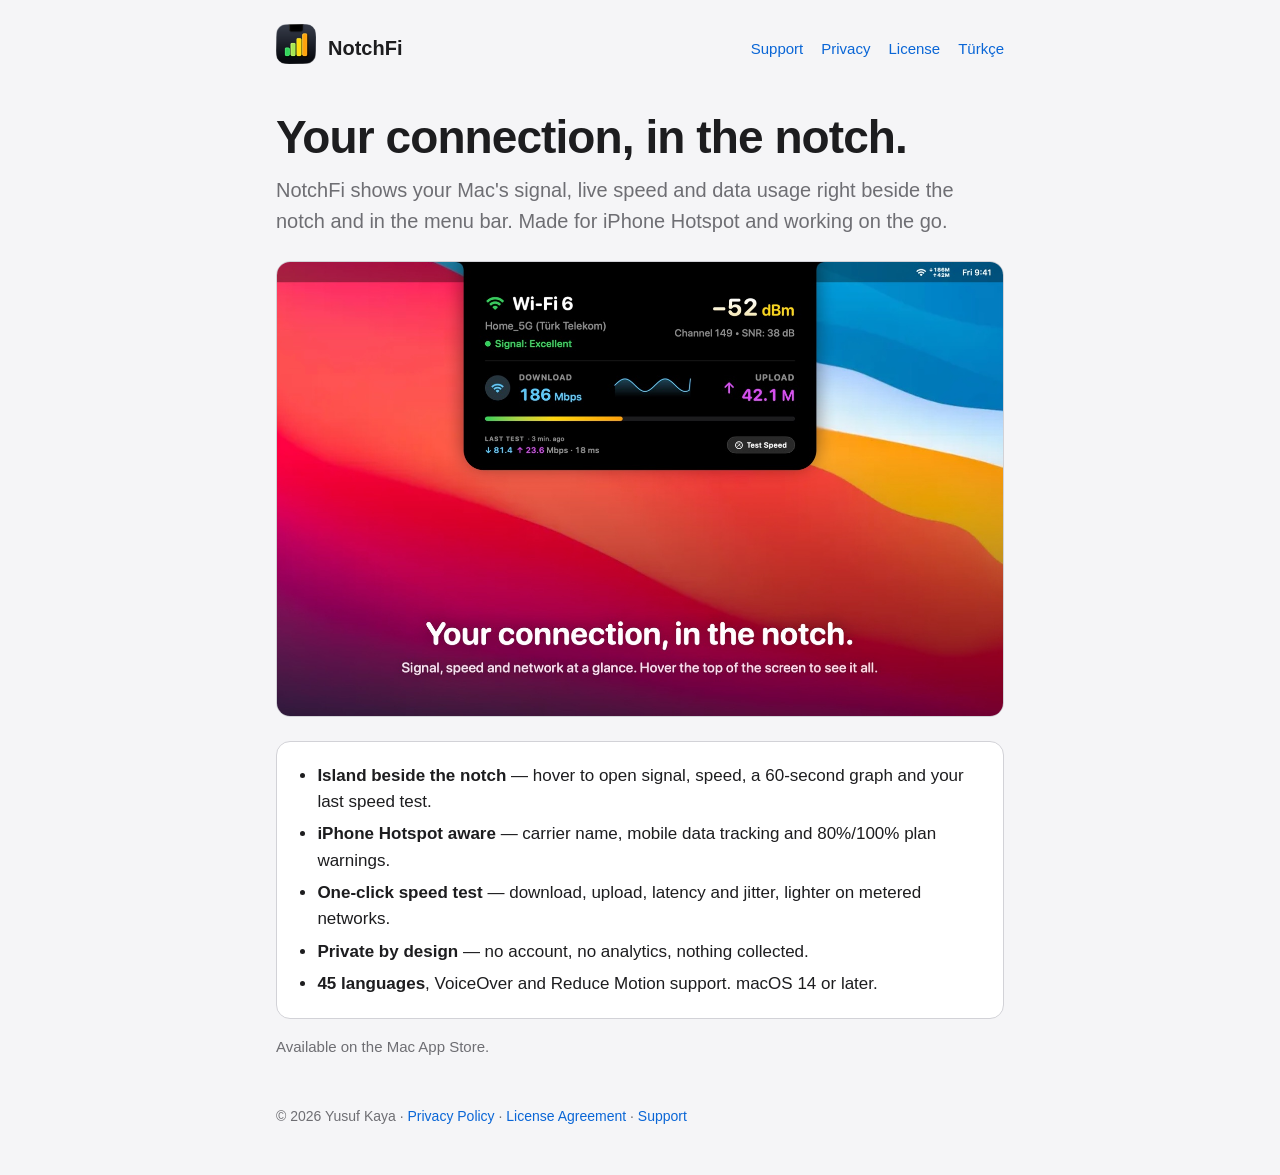
<file: index.html>
<!doctype html>
<html lang="en">
<head>
<meta charset="utf-8">
<meta name="viewport" content="width=device-width, initial-scale=1">
<link rel="icon" href="assets/icon.png">
<link rel="stylesheet" href="style.css">
<title>NotchFi</title>
<meta name="description" content="Your Mac's connection at a glance — signal, speed and data usage beside the notch.">
</head>
<body>
<header>
  <a href="./"><img src="assets/icon.png" alt=""></a>
  <a class="brand" href="./">NotchFi</a>
  <nav><a href="support.html">Support</a><a href="privacy.html">Privacy</a><a href="eula.html">License</a><a href="index-tr.html" hreflang="tr">Türkçe</a></nav>
</header>
<main>
  <h1>Your connection, in the notch.</h1>
  <p class="lead">NotchFi shows your Mac's signal, live speed and data usage right beside the notch and in the menu bar. Made for iPhone Hotspot and working on the go.</p>
  <img class="hero" src="assets/hero.jpg" alt="NotchFi's connection card opened from the notch, showing Wi-Fi 6 signal at −52 dBm and 186 Mbps download.">
  <div class="card">
    <ul>
      <li><strong>Island beside the notch</strong> — hover to open signal, speed, a 60-second graph and your last speed test.</li>
      <li><strong>iPhone Hotspot aware</strong> — carrier name, mobile data tracking and 80%/100% plan warnings.</li>
      <li><strong>One-click speed test</strong> — download, upload, latency and jitter, lighter on metered networks.</li>
      <li><strong>Private by design</strong> — no account, no analytics, nothing collected.</li>
      <li><strong>45 languages</strong>, VoiceOver and Reduce Motion support. macOS 14 or later.</li>
    </ul>
  </div>
  <p class="muted">Available on the Mac App Store.</p>
</main>
<footer>© 2026 Yusuf Kaya · <a href="privacy.html">Privacy Policy</a> · <a href="eula.html">License Agreement</a> · <a href="support.html">Support</a></footer>
</body>
</html>
</file>
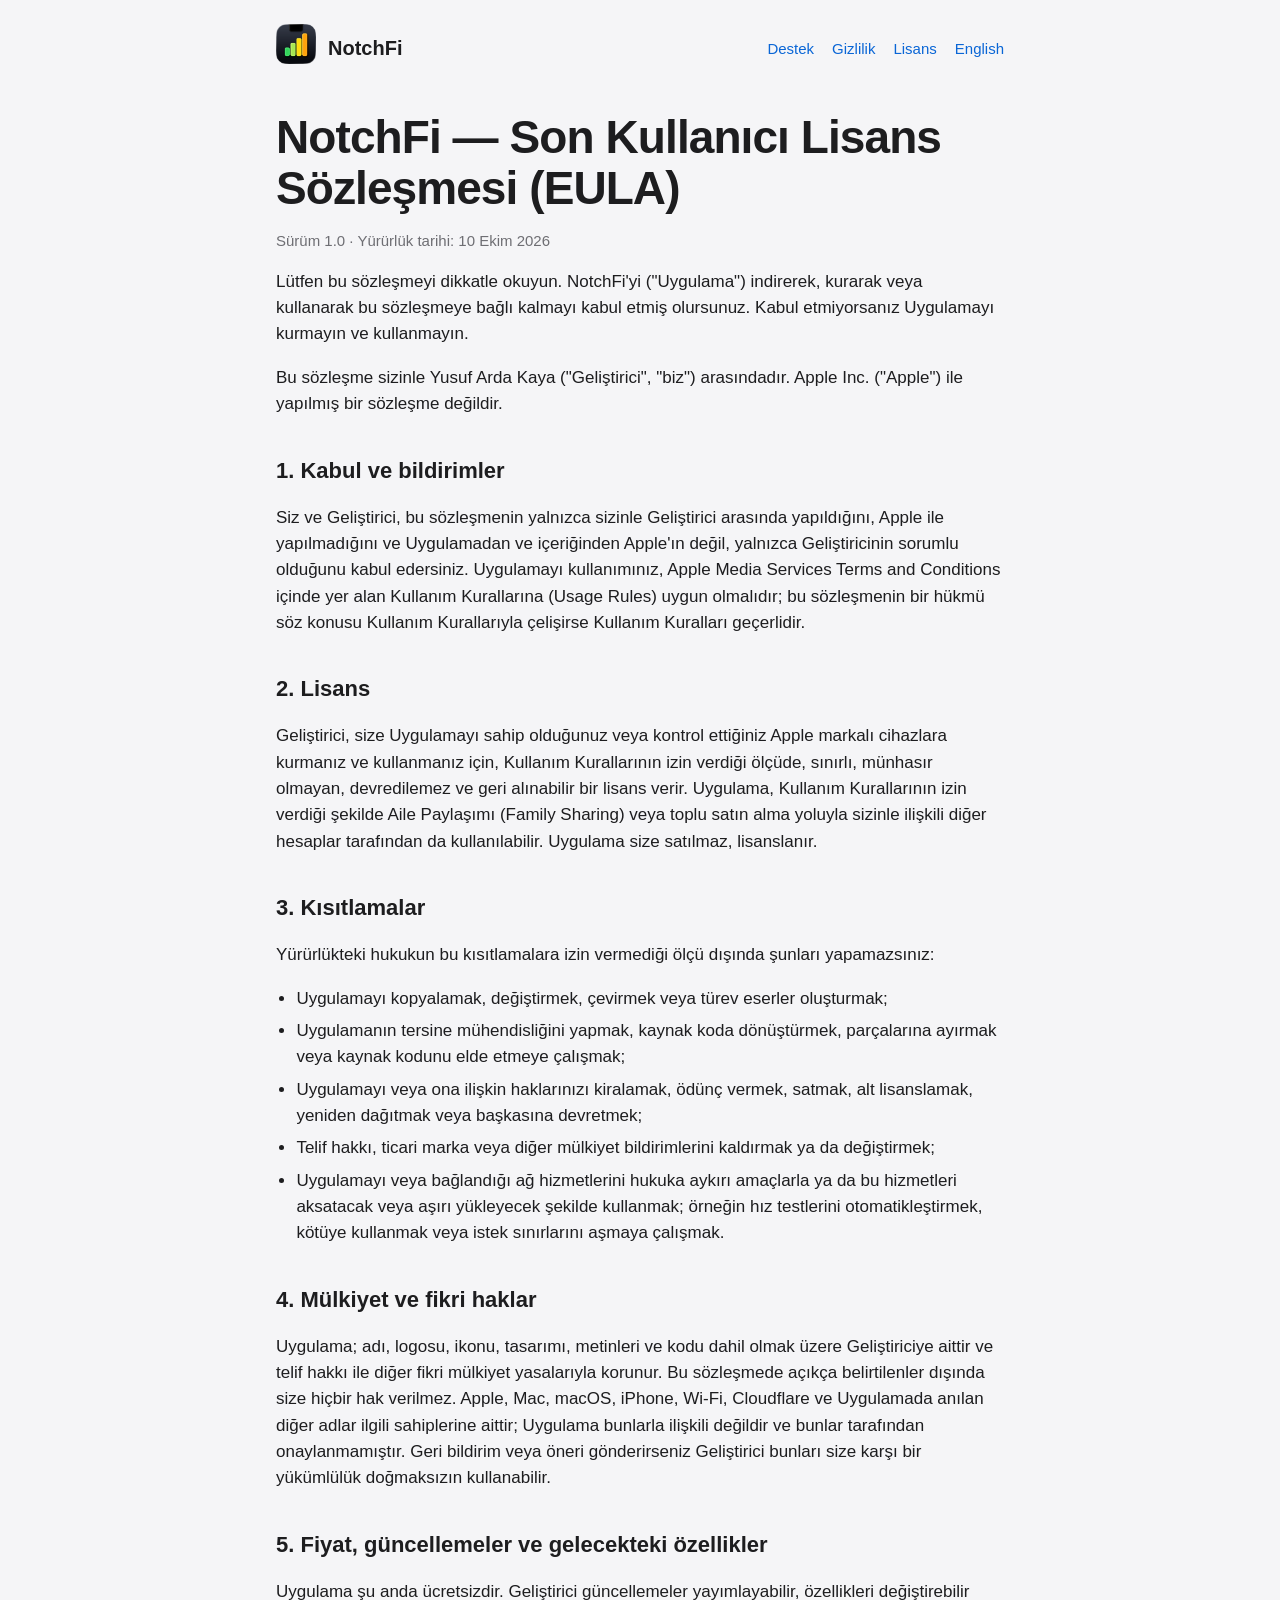
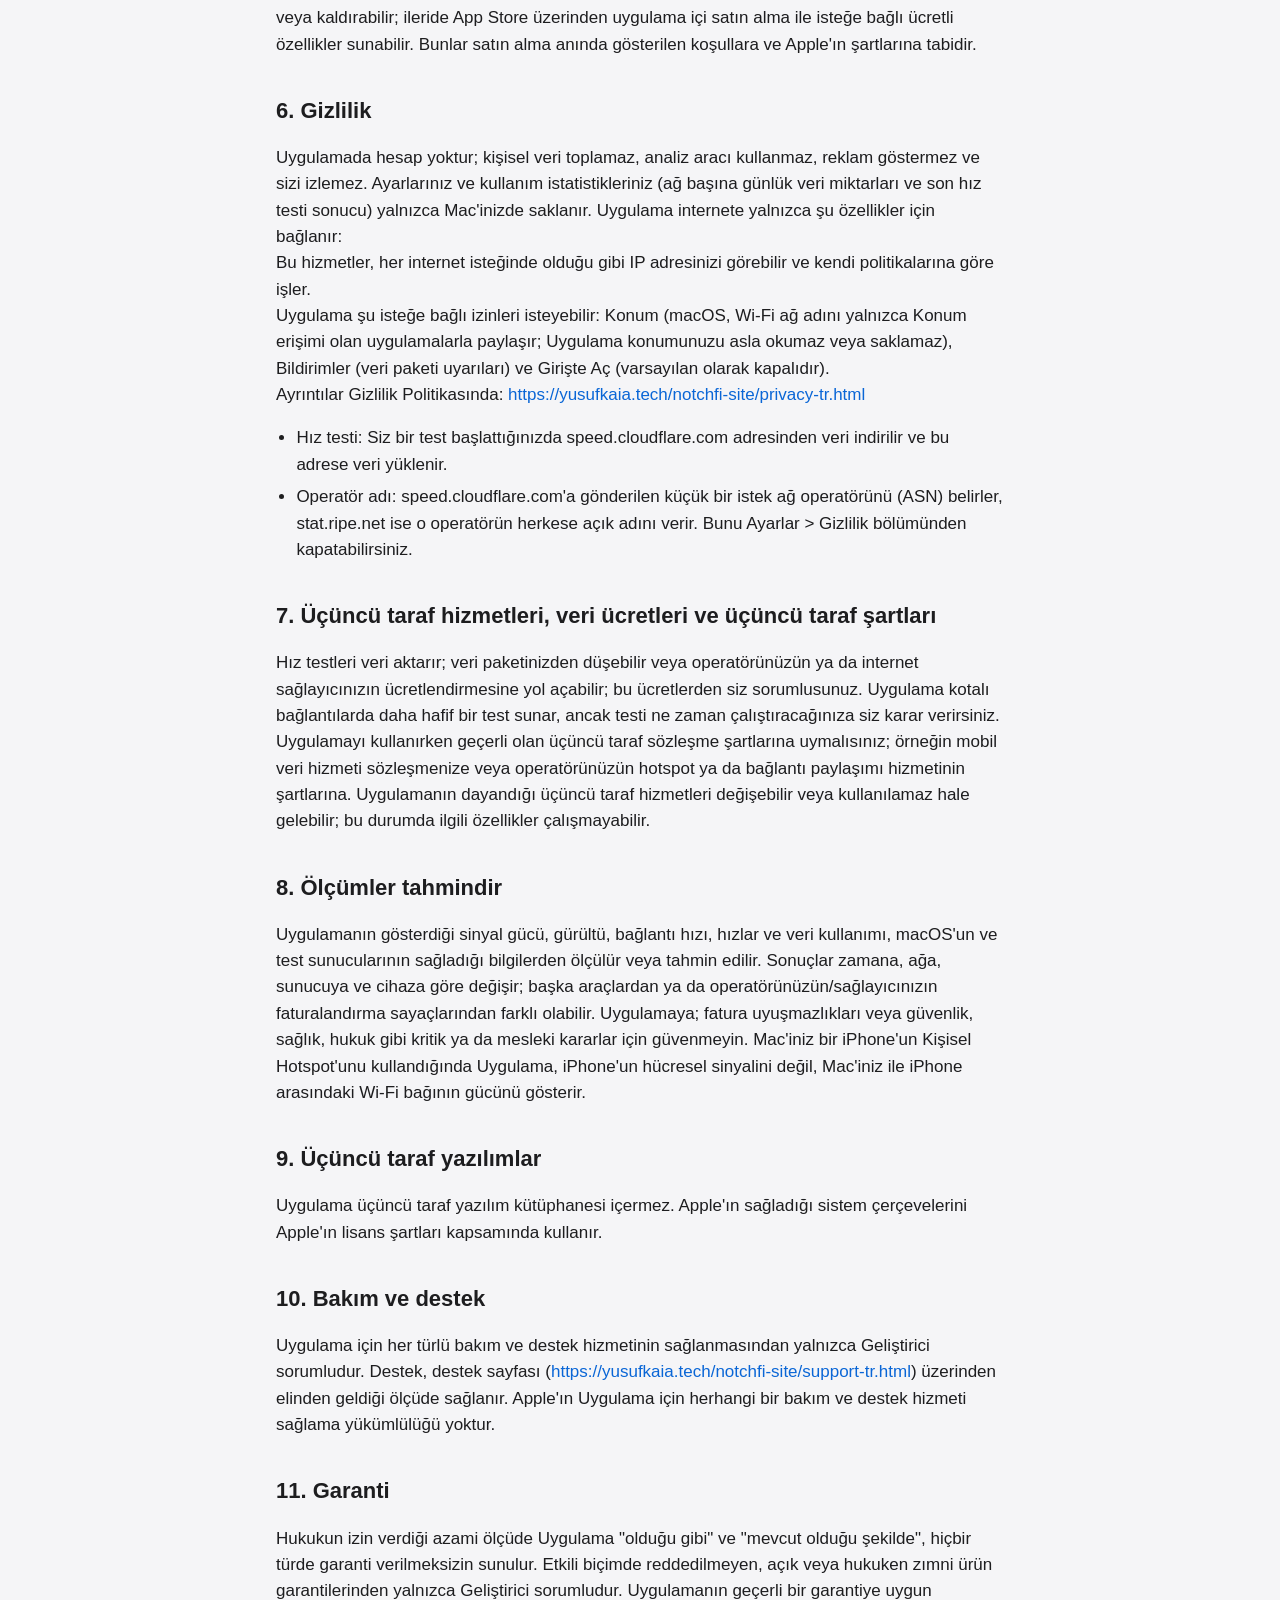
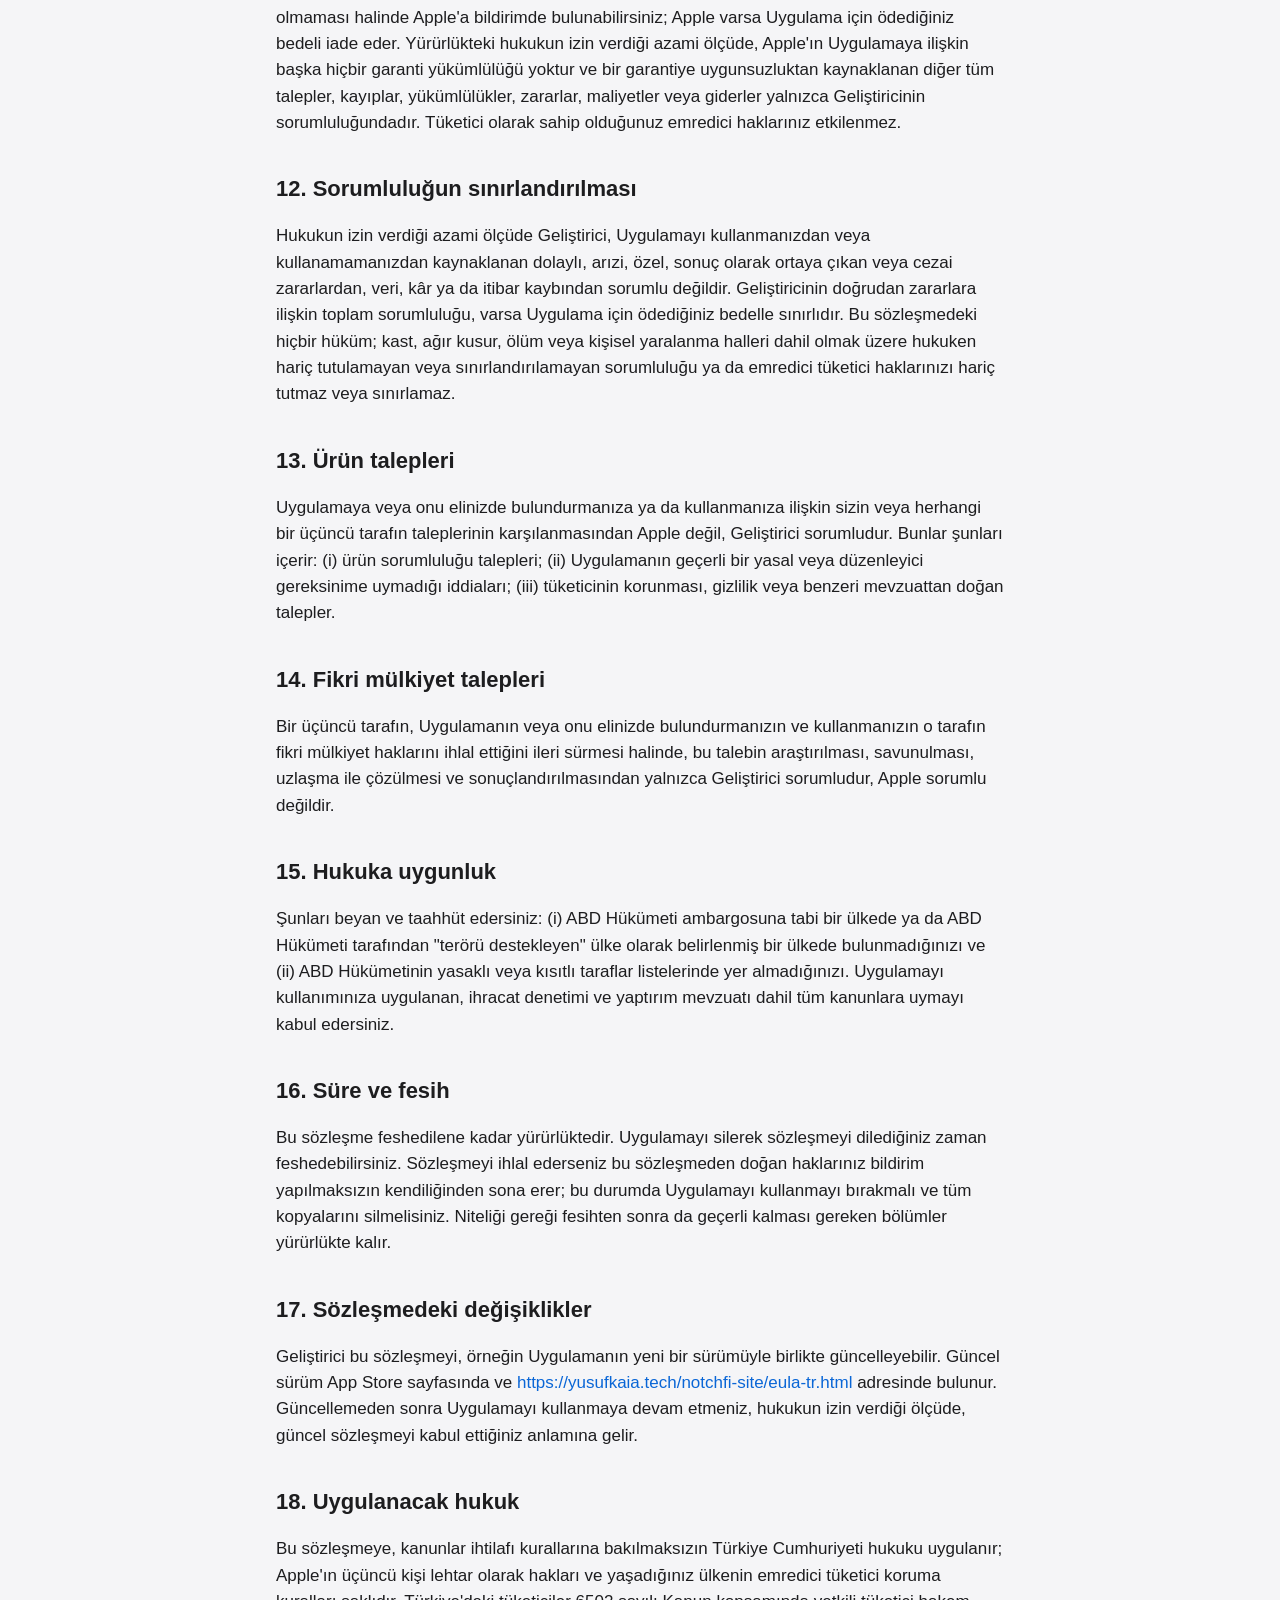
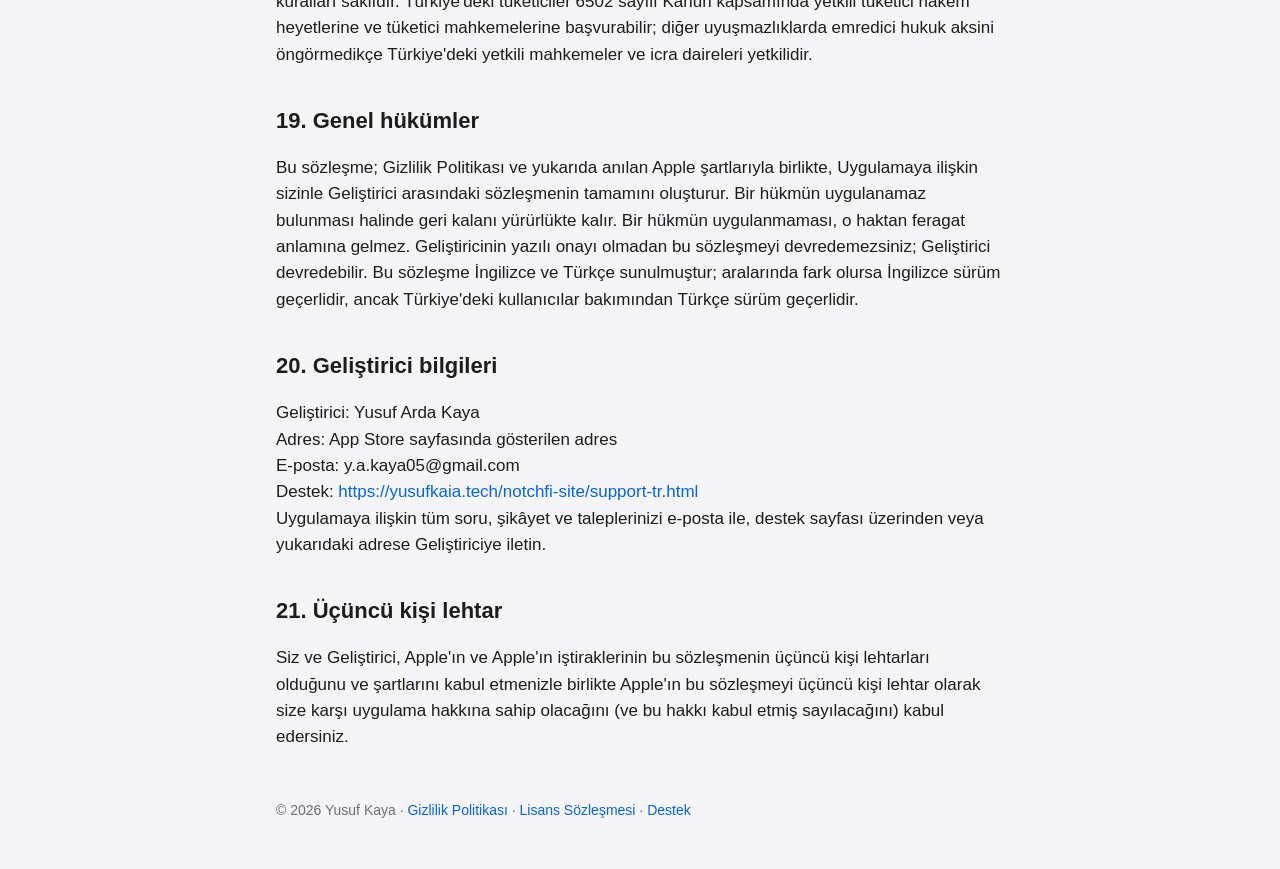
<file: eula-tr.html>
<!doctype html>
<html lang="tr">
<head>
<meta charset="utf-8">
<meta name="viewport" content="width=device-width, initial-scale=1">
<link rel="icon" href="assets/icon.png">
<link rel="stylesheet" href="style.css">
<title>NotchFi Lisans Sözleşmesi</title>
</head>
<body>
<header>
  <a href="index-tr.html"><img src="assets/icon.png" alt=""></a>
  <a class="brand" href="index-tr.html">NotchFi</a>
  <nav><a href="support-tr.html">Destek</a><a href="privacy-tr.html">Gizlilik</a><a href="eula-tr.html">Lisans</a><a href="eula.html" hreflang="en">English</a></nav>
</header>
<main>
<h1>NotchFi — Son Kullanıcı Lisans Sözleşmesi (EULA)</h1>
<p class="muted">Sürüm 1.0 · Yürürlük tarihi: 10 Ekim 2026</p>
<p>Lütfen bu sözleşmeyi dikkatle okuyun. NotchFi&#x27;yi (&quot;Uygulama&quot;) indirerek, kurarak veya kullanarak bu sözleşmeye bağlı kalmayı kabul etmiş olursunuz. Kabul etmiyorsanız Uygulamayı kurmayın ve kullanmayın.</p>
<p>Bu sözleşme sizinle Yusuf Arda Kaya (&quot;Geliştirici&quot;, &quot;biz&quot;) arasındadır. Apple Inc. (&quot;Apple&quot;) ile yapılmış bir sözleşme değildir.</p>
<h2>1. Kabul ve bildirimler</h2>
<p>Siz ve Geliştirici, bu sözleşmenin yalnızca sizinle Geliştirici arasında yapıldığını, Apple ile yapılmadığını ve Uygulamadan ve içeriğinden Apple&#x27;ın değil, yalnızca Geliştiricinin sorumlu olduğunu kabul edersiniz. Uygulamayı kullanımınız, Apple Media Services Terms and Conditions içinde yer alan Kullanım Kurallarına (Usage Rules) uygun olmalıdır; bu sözleşmenin bir hükmü söz konusu Kullanım Kurallarıyla çelişirse Kullanım Kuralları geçerlidir.</p>
<h2>2. Lisans</h2>
<p>Geliştirici, size Uygulamayı sahip olduğunuz veya kontrol ettiğiniz Apple markalı cihazlara kurmanız ve kullanmanız için, Kullanım Kurallarının izin verdiği ölçüde, sınırlı, münhasır olmayan, devredilemez ve geri alınabilir bir lisans verir. Uygulama, Kullanım Kurallarının izin verdiği şekilde Aile Paylaşımı (Family Sharing) veya toplu satın alma yoluyla sizinle ilişkili diğer hesaplar tarafından da kullanılabilir. Uygulama size satılmaz, lisanslanır.</p>
<h2>3. Kısıtlamalar</h2>
<p>Yürürlükteki hukukun bu kısıtlamalara izin vermediği ölçü dışında şunları yapamazsınız:</p>
<ul><li>Uygulamayı kopyalamak, değiştirmek, çevirmek veya türev eserler oluşturmak;</li><li>Uygulamanın tersine mühendisliğini yapmak, kaynak koda dönüştürmek, parçalarına ayırmak veya kaynak kodunu elde etmeye çalışmak;</li><li>Uygulamayı veya ona ilişkin haklarınızı kiralamak, ödünç vermek, satmak, alt lisanslamak, yeniden dağıtmak veya başkasına devretmek;</li><li>Telif hakkı, ticari marka veya diğer mülkiyet bildirimlerini kaldırmak ya da değiştirmek;</li><li>Uygulamayı veya bağlandığı ağ hizmetlerini hukuka aykırı amaçlarla ya da bu hizmetleri aksatacak veya aşırı yükleyecek şekilde kullanmak; örneğin hız testlerini otomatikleştirmek, kötüye kullanmak veya istek sınırlarını aşmaya çalışmak.</li></ul>
<h2>4. Mülkiyet ve fikri haklar</h2>
<p>Uygulama; adı, logosu, ikonu, tasarımı, metinleri ve kodu dahil olmak üzere Geliştiriciye aittir ve telif hakkı ile diğer fikri mülkiyet yasalarıyla korunur. Bu sözleşmede açıkça belirtilenler dışında size hiçbir hak verilmez. Apple, Mac, macOS, iPhone, Wi-Fi, Cloudflare ve Uygulamada anılan diğer adlar ilgili sahiplerine aittir; Uygulama bunlarla ilişkili değildir ve bunlar tarafından onaylanmamıştır. Geri bildirim veya öneri gönderirseniz Geliştirici bunları size karşı bir yükümlülük doğmaksızın kullanabilir.</p>
<h2>5. Fiyat, güncellemeler ve gelecekteki özellikler</h2>
<p>Uygulama şu anda ücretsizdir. Geliştirici güncellemeler yayımlayabilir, özellikleri değiştirebilir veya kaldırabilir; ileride App Store üzerinden uygulama içi satın alma ile isteğe bağlı ücretli özellikler sunabilir. Bunlar satın alma anında gösterilen koşullara ve Apple&#x27;ın şartlarına tabidir.</p>
<h2>6. Gizlilik</h2>
<p>Uygulamada hesap yoktur; kişisel veri toplamaz, analiz aracı kullanmaz, reklam göstermez ve sizi izlemez. Ayarlarınız ve kullanım istatistikleriniz (ağ başına günlük veri miktarları ve son hız testi sonucu) yalnızca Mac&#x27;inizde saklanır. Uygulama internete yalnızca şu özellikler için bağlanır:<br>
Bu hizmetler, her internet isteğinde olduğu gibi IP adresinizi görebilir ve kendi politikalarına göre işler.<br>
Uygulama şu isteğe bağlı izinleri isteyebilir: Konum (macOS, Wi-Fi ağ adını yalnızca Konum erişimi olan uygulamalarla paylaşır; Uygulama konumunuzu asla okumaz veya saklamaz), Bildirimler (veri paketi uyarıları) ve Girişte Aç (varsayılan olarak kapalıdır).<br>
Ayrıntılar Gizlilik Politikasında: <a href="https://yusufkaia.tech/notchfi-site/privacy-tr.html">https://yusufkaia.tech/notchfi-site/privacy-tr.html</a></p>
<ul><li>Hız testi: Siz bir test başlattığınızda speed.cloudflare.com adresinden veri indirilir ve bu adrese veri yüklenir.</li><li>Operatör adı: speed.cloudflare.com&#x27;a gönderilen küçük bir istek ağ operatörünü (ASN) belirler, stat.ripe.net ise o operatörün herkese açık adını verir. Bunu Ayarlar &gt; Gizlilik bölümünden kapatabilirsiniz.</li></ul>
<h2>7. Üçüncü taraf hizmetleri, veri ücretleri ve üçüncü taraf şartları</h2>
<p>Hız testleri veri aktarır; veri paketinizden düşebilir veya operatörünüzün ya da internet sağlayıcınızın ücretlendirmesine yol açabilir; bu ücretlerden siz sorumlusunuz. Uygulama kotalı bağlantılarda daha hafif bir test sunar, ancak testi ne zaman çalıştıracağınıza siz karar verirsiniz. Uygulamayı kullanırken geçerli olan üçüncü taraf sözleşme şartlarına uymalısınız; örneğin mobil veri hizmeti sözleşmenize veya operatörünüzün hotspot ya da bağlantı paylaşımı hizmetinin şartlarına. Uygulamanın dayandığı üçüncü taraf hizmetleri değişebilir veya kullanılamaz hale gelebilir; bu durumda ilgili özellikler çalışmayabilir.</p>
<h2>8. Ölçümler tahmindir</h2>
<p>Uygulamanın gösterdiği sinyal gücü, gürültü, bağlantı hızı, hızlar ve veri kullanımı, macOS&#x27;un ve test sunucularının sağladığı bilgilerden ölçülür veya tahmin edilir. Sonuçlar zamana, ağa, sunucuya ve cihaza göre değişir; başka araçlardan ya da operatörünüzün/sağlayıcınızın faturalandırma sayaçlarından farklı olabilir. Uygulamaya; fatura uyuşmazlıkları veya güvenlik, sağlık, hukuk gibi kritik ya da mesleki kararlar için güvenmeyin. Mac&#x27;iniz bir iPhone&#x27;un Kişisel Hotspot&#x27;unu kullandığında Uygulama, iPhone&#x27;un hücresel sinyalini değil, Mac&#x27;iniz ile iPhone arasındaki Wi-Fi bağının gücünü gösterir.</p>
<h2>9. Üçüncü taraf yazılımlar</h2>
<p>Uygulama üçüncü taraf yazılım kütüphanesi içermez. Apple&#x27;ın sağladığı sistem çerçevelerini Apple&#x27;ın lisans şartları kapsamında kullanır.</p>
<h2>10. Bakım ve destek</h2>
<p>Uygulama için her türlü bakım ve destek hizmetinin sağlanmasından yalnızca Geliştirici sorumludur. Destek, destek sayfası (<a href="https://yusufkaia.tech/notchfi-site/support-tr.html">https://yusufkaia.tech/notchfi-site/support-tr.html</a>) üzerinden elinden geldiği ölçüde sağlanır. Apple&#x27;ın Uygulama için herhangi bir bakım ve destek hizmeti sağlama yükümlülüğü yoktur.</p>
<h2>11. Garanti</h2>
<p>Hukukun izin verdiği azami ölçüde Uygulama &quot;olduğu gibi&quot; ve &quot;mevcut olduğu şekilde&quot;, hiçbir türde garanti verilmeksizin sunulur. Etkili biçimde reddedilmeyen, açık veya hukuken zımni ürün garantilerinden yalnızca Geliştirici sorumludur. Uygulamanın geçerli bir garantiye uygun olmaması halinde Apple&#x27;a bildirimde bulunabilirsiniz; Apple varsa Uygulama için ödediğiniz bedeli iade eder. Yürürlükteki hukukun izin verdiği azami ölçüde, Apple&#x27;ın Uygulamaya ilişkin başka hiçbir garanti yükümlülüğü yoktur ve bir garantiye uygunsuzluktan kaynaklanan diğer tüm talepler, kayıplar, yükümlülükler, zararlar, maliyetler veya giderler yalnızca Geliştiricinin sorumluluğundadır. Tüketici olarak sahip olduğunuz emredici haklarınız etkilenmez.</p>
<h2>12. Sorumluluğun sınırlandırılması</h2>
<p>Hukukun izin verdiği azami ölçüde Geliştirici, Uygulamayı kullanmanızdan veya kullanamamanızdan kaynaklanan dolaylı, arızi, özel, sonuç olarak ortaya çıkan veya cezai zararlardan, veri, kâr ya da itibar kaybından sorumlu değildir. Geliştiricinin doğrudan zararlara ilişkin toplam sorumluluğu, varsa Uygulama için ödediğiniz bedelle sınırlıdır. Bu sözleşmedeki hiçbir hüküm; kast, ağır kusur, ölüm veya kişisel yaralanma halleri dahil olmak üzere hukuken hariç tutulamayan veya sınırlandırılamayan sorumluluğu ya da emredici tüketici haklarınızı hariç tutmaz veya sınırlamaz.</p>
<h2>13. Ürün talepleri</h2>
<p>Uygulamaya veya onu elinizde bulundurmanıza ya da kullanmanıza ilişkin sizin veya herhangi bir üçüncü tarafın taleplerinin karşılanmasından Apple değil, Geliştirici sorumludur. Bunlar şunları içerir: (i) ürün sorumluluğu talepleri; (ii) Uygulamanın geçerli bir yasal veya düzenleyici gereksinime uymadığı iddiaları; (iii) tüketicinin korunması, gizlilik veya benzeri mevzuattan doğan talepler.</p>
<h2>14. Fikri mülkiyet talepleri</h2>
<p>Bir üçüncü tarafın, Uygulamanın veya onu elinizde bulundurmanızın ve kullanmanızın o tarafın fikri mülkiyet haklarını ihlal ettiğini ileri sürmesi halinde, bu talebin araştırılması, savunulması, uzlaşma ile çözülmesi ve sonuçlandırılmasından yalnızca Geliştirici sorumludur, Apple sorumlu değildir.</p>
<h2>15. Hukuka uygunluk</h2>
<p>Şunları beyan ve taahhüt edersiniz: (i) ABD Hükümeti ambargosuna tabi bir ülkede ya da ABD Hükümeti tarafından &quot;terörü destekleyen&quot; ülke olarak belirlenmiş bir ülkede bulunmadığınızı ve (ii) ABD Hükümetinin yasaklı veya kısıtlı taraflar listelerinde yer almadığınızı. Uygulamayı kullanımınıza uygulanan, ihracat denetimi ve yaptırım mevzuatı dahil tüm kanunlara uymayı kabul edersiniz.</p>
<h2>16. Süre ve fesih</h2>
<p>Bu sözleşme feshedilene kadar yürürlüktedir. Uygulamayı silerek sözleşmeyi dilediğiniz zaman feshedebilirsiniz. Sözleşmeyi ihlal ederseniz bu sözleşmeden doğan haklarınız bildirim yapılmaksızın kendiliğinden sona erer; bu durumda Uygulamayı kullanmayı bırakmalı ve tüm kopyalarını silmelisiniz. Niteliği gereği fesihten sonra da geçerli kalması gereken bölümler yürürlükte kalır.</p>
<h2>17. Sözleşmedeki değişiklikler</h2>
<p>Geliştirici bu sözleşmeyi, örneğin Uygulamanın yeni bir sürümüyle birlikte güncelleyebilir. Güncel sürüm App Store sayfasında ve <a href="https://yusufkaia.tech/notchfi-site/eula-tr.html">https://yusufkaia.tech/notchfi-site/eula-tr.html</a> adresinde bulunur. Güncellemeden sonra Uygulamayı kullanmaya devam etmeniz, hukukun izin verdiği ölçüde, güncel sözleşmeyi kabul ettiğiniz anlamına gelir.</p>
<h2>18. Uygulanacak hukuk</h2>
<p>Bu sözleşmeye, kanunlar ihtilafı kurallarına bakılmaksızın Türkiye Cumhuriyeti hukuku uygulanır; Apple&#x27;ın üçüncü kişi lehtar olarak hakları ve yaşadığınız ülkenin emredici tüketici koruma kuralları saklıdır. Türkiye&#x27;deki tüketiciler 6502 sayılı Kanun kapsamında yetkili tüketici hakem heyetlerine ve tüketici mahkemelerine başvurabilir; diğer uyuşmazlıklarda emredici hukuk aksini öngörmedikçe Türkiye&#x27;deki yetkili mahkemeler ve icra daireleri yetkilidir.</p>
<h2>19. Genel hükümler</h2>
<p>Bu sözleşme; Gizlilik Politikası ve yukarıda anılan Apple şartlarıyla birlikte, Uygulamaya ilişkin sizinle Geliştirici arasındaki sözleşmenin tamamını oluşturur. Bir hükmün uygulanamaz bulunması halinde geri kalanı yürürlükte kalır. Bir hükmün uygulanmaması, o haktan feragat anlamına gelmez. Geliştiricinin yazılı onayı olmadan bu sözleşmeyi devredemezsiniz; Geliştirici devredebilir. Bu sözleşme İngilizce ve Türkçe sunulmuştur; aralarında fark olursa İngilizce sürüm geçerlidir, ancak Türkiye&#x27;deki kullanıcılar bakımından Türkçe sürüm geçerlidir.</p>
<h2>20. Geliştirici bilgileri</h2>
<p>Geliştirici: Yusuf Arda Kaya<br>
Adres: App Store sayfasında gösterilen adres<br>
E-posta: y.a.kaya05@gmail.com<br>
Destek: <a href="https://yusufkaia.tech/notchfi-site/support-tr.html">https://yusufkaia.tech/notchfi-site/support-tr.html</a><br>
Uygulamaya ilişkin tüm soru, şikâyet ve taleplerinizi e-posta ile, destek sayfası üzerinden veya yukarıdaki adrese Geliştiriciye iletin.</p>
<h2>21. Üçüncü kişi lehtar</h2>
<p>Siz ve Geliştirici, Apple&#x27;ın ve Apple&#x27;ın iştiraklerinin bu sözleşmenin üçüncü kişi lehtarları olduğunu ve şartlarını kabul etmenizle birlikte Apple&#x27;ın bu sözleşmeyi üçüncü kişi lehtar olarak size karşı uygulama hakkına sahip olacağını (ve bu hakkı kabul etmiş sayılacağını) kabul edersiniz.</p>
</main>
<footer>© 2026 Yusuf Kaya · <a href="privacy-tr.html">Gizlilik Politikası</a> · <a href="eula-tr.html">Lisans Sözleşmesi</a> · <a href="support-tr.html">Destek</a></footer>
</body>
</html>
</file>
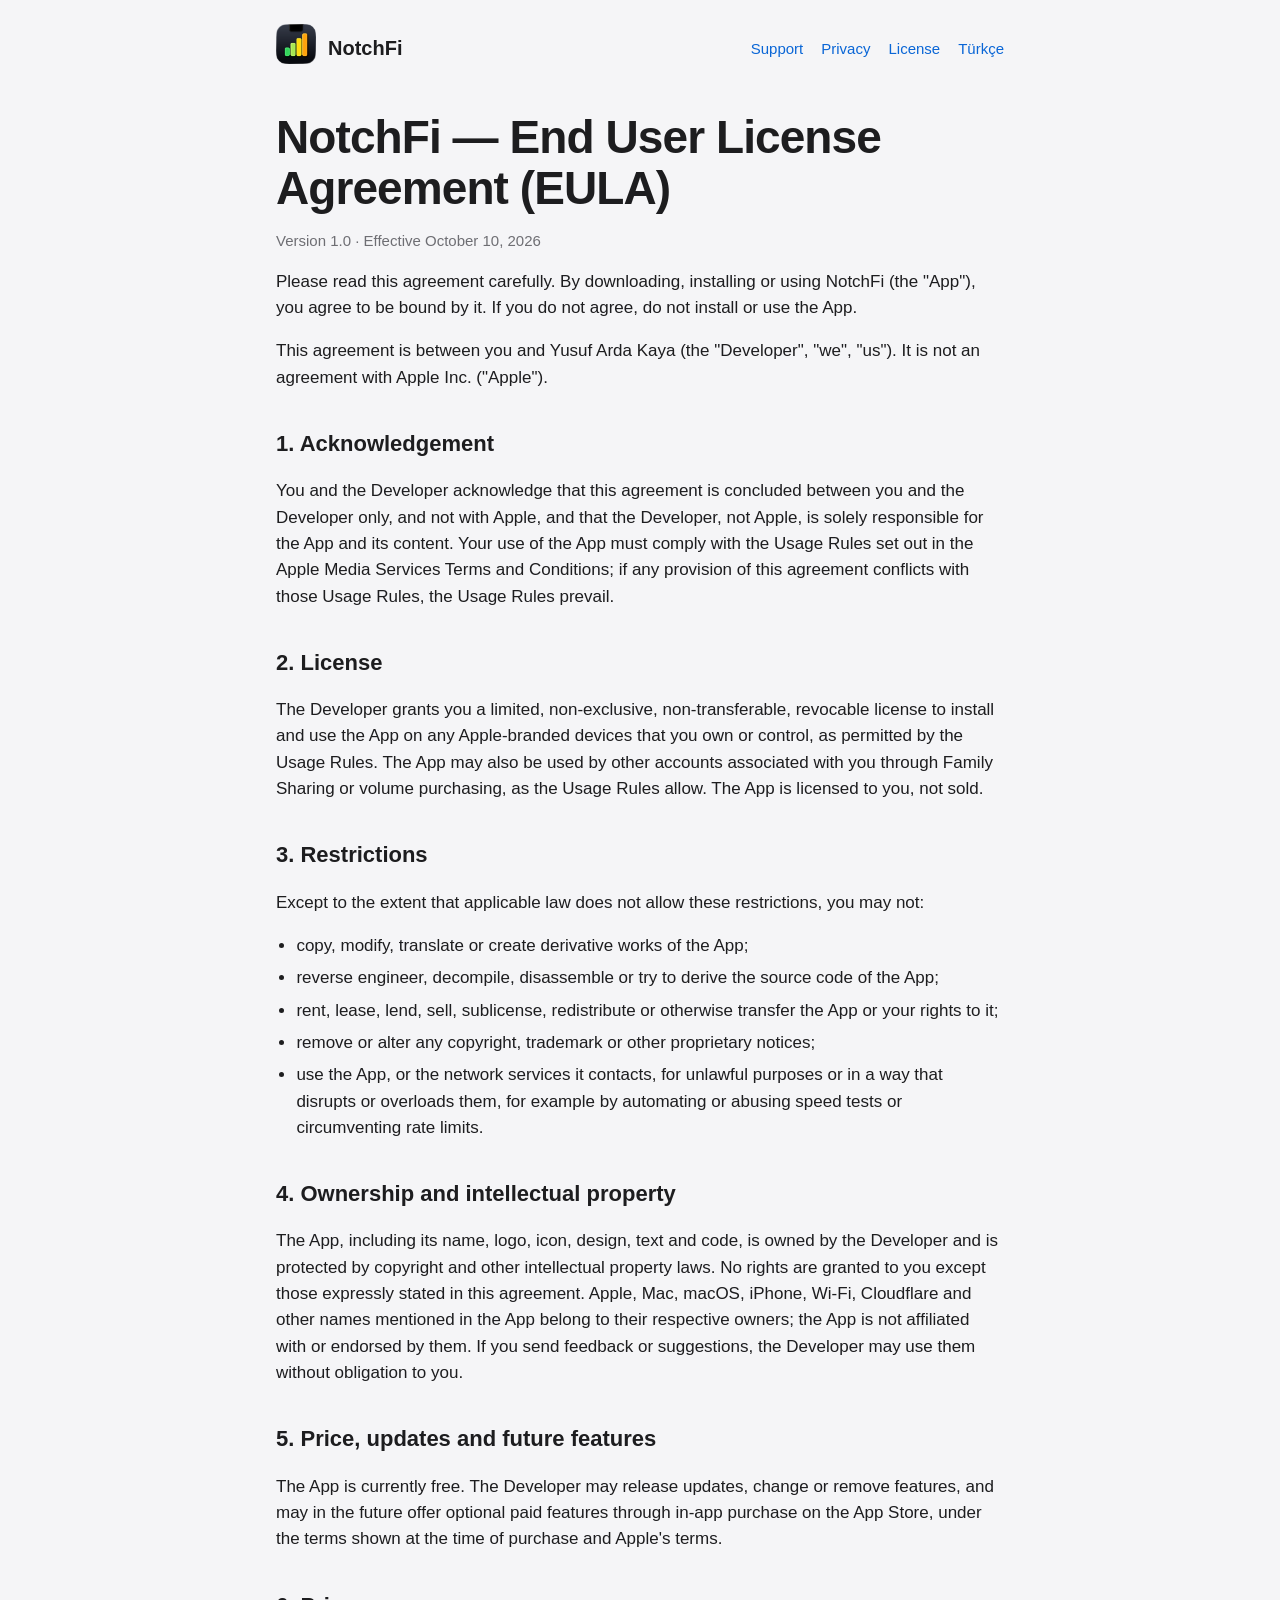
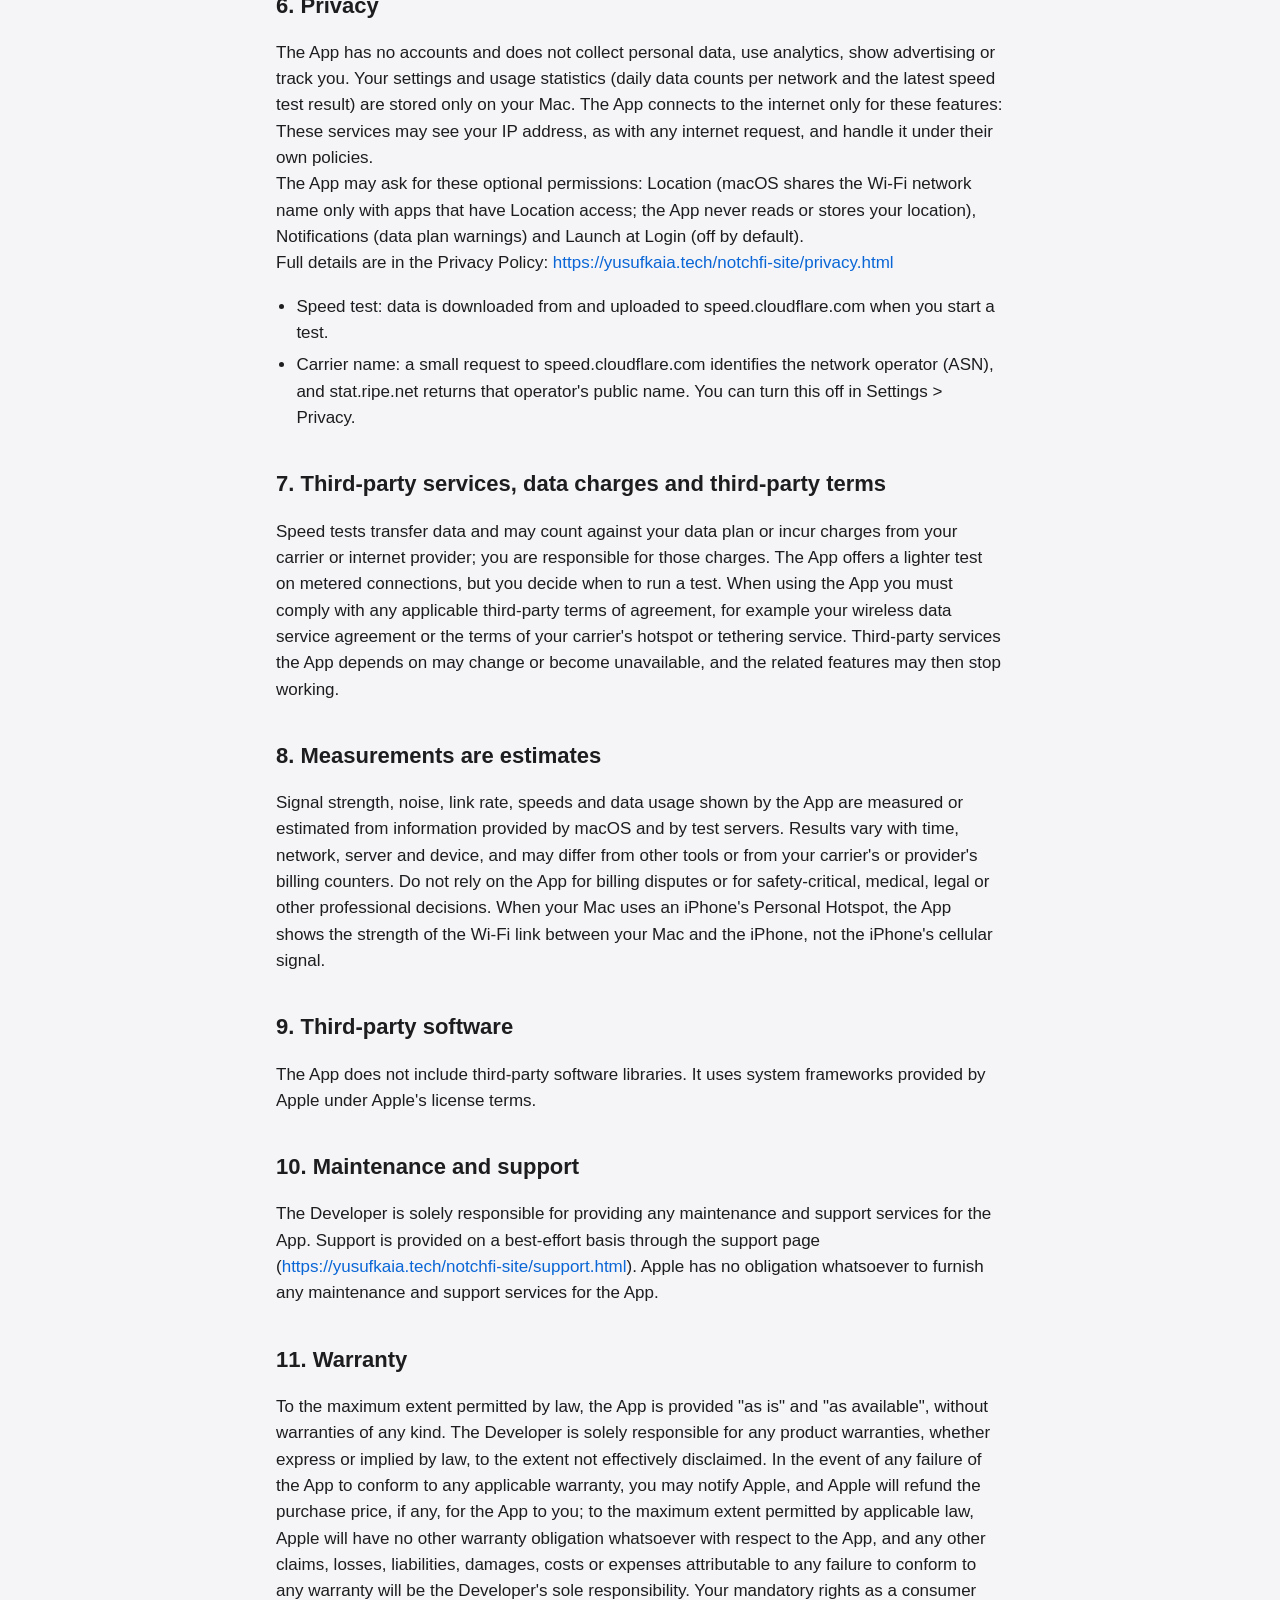
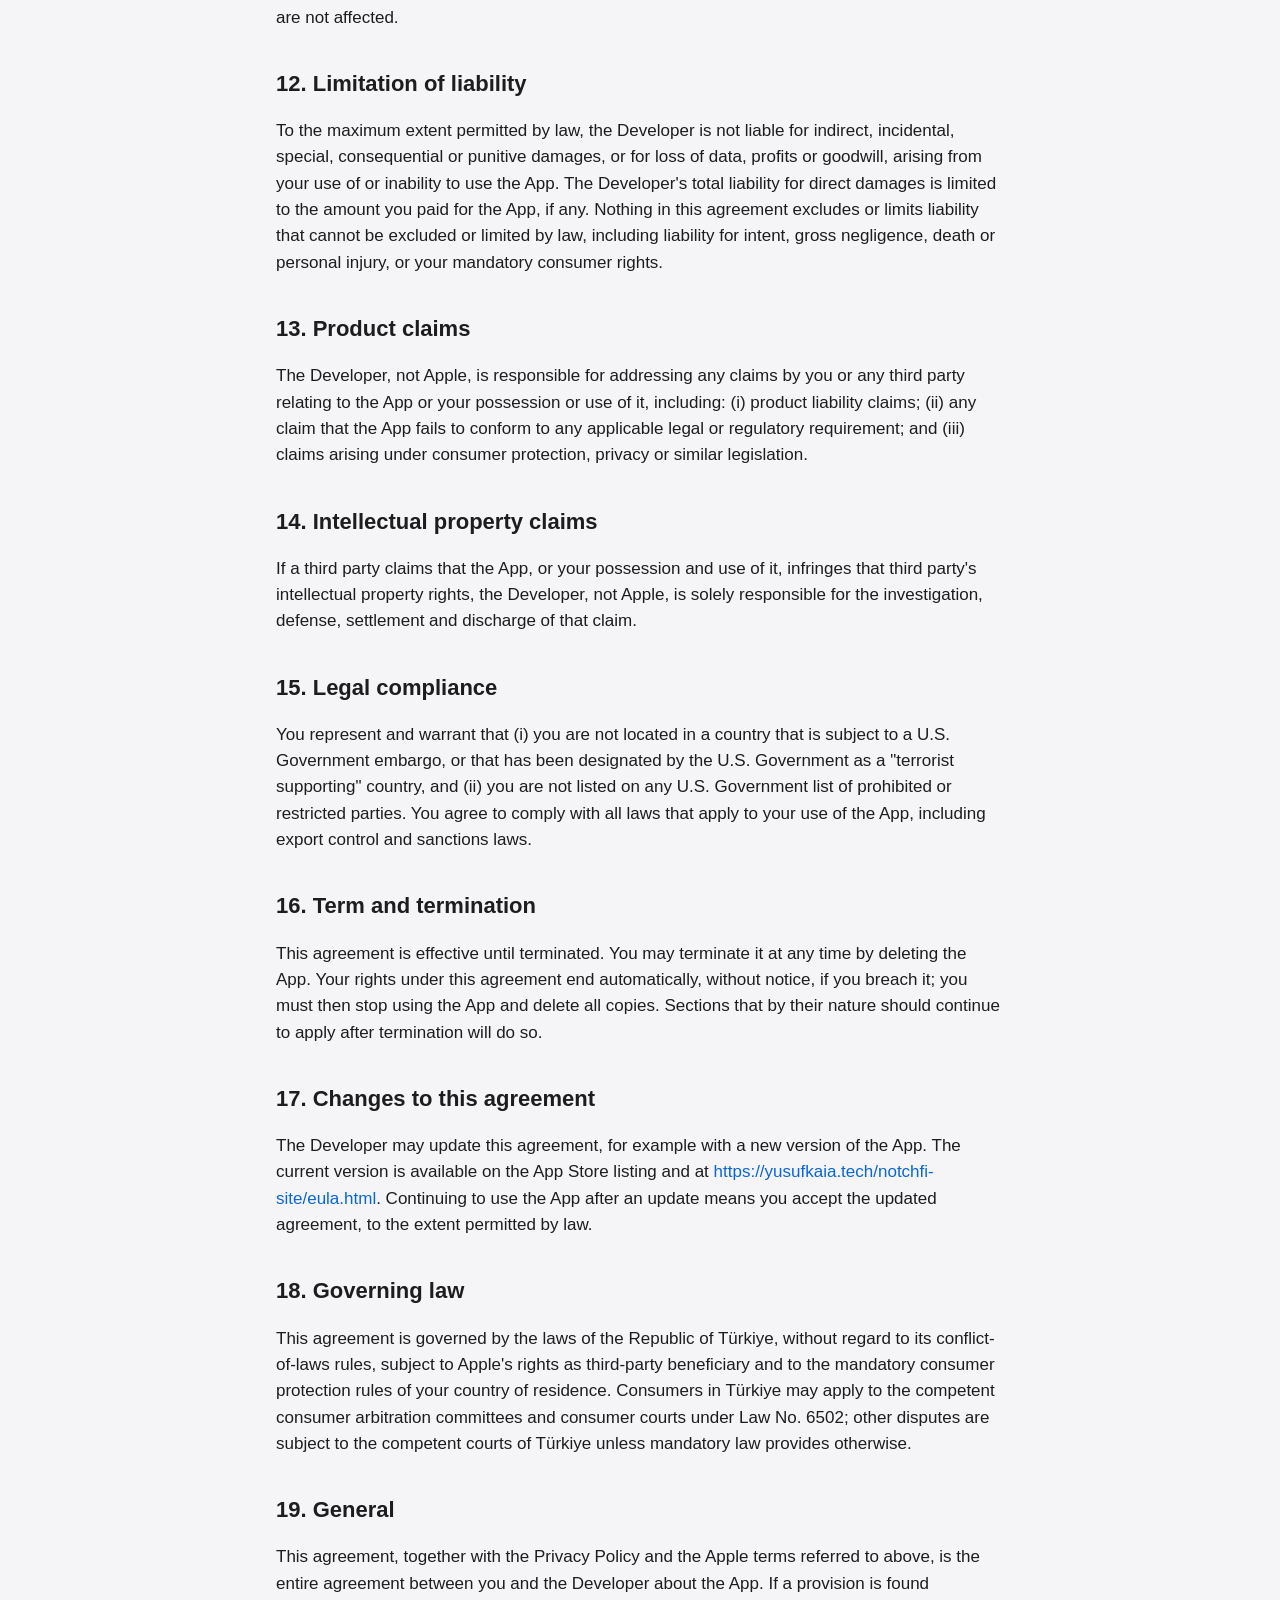
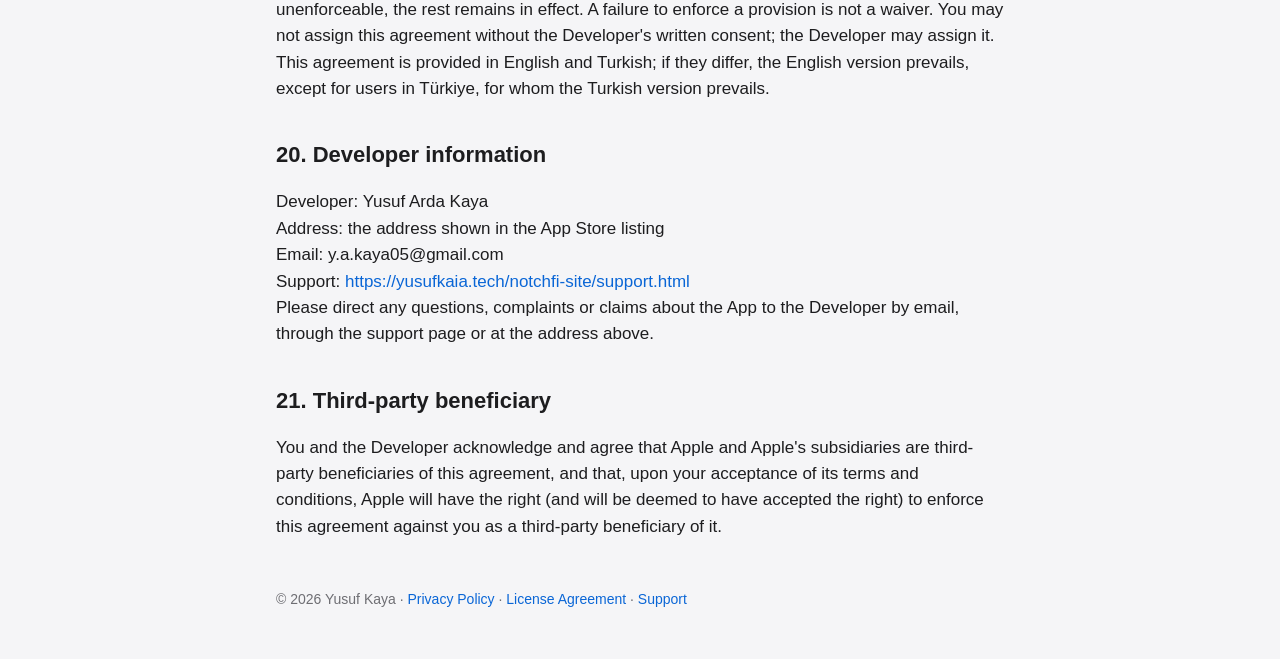
<file: eula.html>
<!doctype html>
<html lang="en">
<head>
<meta charset="utf-8">
<meta name="viewport" content="width=device-width, initial-scale=1">
<link rel="icon" href="assets/icon.png">
<link rel="stylesheet" href="style.css">
<title>NotchFi License Agreement</title>
</head>
<body>
<header>
  <a href="index.html"><img src="assets/icon.png" alt=""></a>
  <a class="brand" href="index.html">NotchFi</a>
  <nav><a href="support.html">Support</a><a href="privacy.html">Privacy</a><a href="eula.html">License</a><a href="eula-tr.html" hreflang="tr">Türkçe</a></nav>
</header>
<main>
<h1>NotchFi — End User License Agreement (EULA)</h1>
<p class="muted">Version 1.0 · Effective October 10, 2026</p>
<p>Please read this agreement carefully. By downloading, installing or using NotchFi (the &quot;App&quot;), you agree to be bound by it. If you do not agree, do not install or use the App.</p>
<p>This agreement is between you and Yusuf Arda Kaya (the &quot;Developer&quot;, &quot;we&quot;, &quot;us&quot;). It is not an agreement with Apple Inc. (&quot;Apple&quot;).</p>
<h2>1. Acknowledgement</h2>
<p>You and the Developer acknowledge that this agreement is concluded between you and the Developer only, and not with Apple, and that the Developer, not Apple, is solely responsible for the App and its content. Your use of the App must comply with the Usage Rules set out in the Apple Media Services Terms and Conditions; if any provision of this agreement conflicts with those Usage Rules, the Usage Rules prevail.</p>
<h2>2. License</h2>
<p>The Developer grants you a limited, non-exclusive, non-transferable, revocable license to install and use the App on any Apple-branded devices that you own or control, as permitted by the Usage Rules. The App may also be used by other accounts associated with you through Family Sharing or volume purchasing, as the Usage Rules allow. The App is licensed to you, not sold.</p>
<h2>3. Restrictions</h2>
<p>Except to the extent that applicable law does not allow these restrictions, you may not:</p>
<ul><li>copy, modify, translate or create derivative works of the App;</li><li>reverse engineer, decompile, disassemble or try to derive the source code of the App;</li><li>rent, lease, lend, sell, sublicense, redistribute or otherwise transfer the App or your rights to it;</li><li>remove or alter any copyright, trademark or other proprietary notices;</li><li>use the App, or the network services it contacts, for unlawful purposes or in a way that disrupts or overloads them, for example by automating or abusing speed tests or circumventing rate limits.</li></ul>
<h2>4. Ownership and intellectual property</h2>
<p>The App, including its name, logo, icon, design, text and code, is owned by the Developer and is protected by copyright and other intellectual property laws. No rights are granted to you except those expressly stated in this agreement. Apple, Mac, macOS, iPhone, Wi-Fi, Cloudflare and other names mentioned in the App belong to their respective owners; the App is not affiliated with or endorsed by them. If you send feedback or suggestions, the Developer may use them without obligation to you.</p>
<h2>5. Price, updates and future features</h2>
<p>The App is currently free. The Developer may release updates, change or remove features, and may in the future offer optional paid features through in-app purchase on the App Store, under the terms shown at the time of purchase and Apple&#x27;s terms.</p>
<h2>6. Privacy</h2>
<p>The App has no accounts and does not collect personal data, use analytics, show advertising or track you. Your settings and usage statistics (daily data counts per network and the latest speed test result) are stored only on your Mac. The App connects to the internet only for these features:<br>
These services may see your IP address, as with any internet request, and handle it under their own policies.<br>
The App may ask for these optional permissions: Location (macOS shares the Wi-Fi network name only with apps that have Location access; the App never reads or stores your location), Notifications (data plan warnings) and Launch at Login (off by default).<br>
Full details are in the Privacy Policy: <a href="https://yusufkaia.tech/notchfi-site/privacy.html">https://yusufkaia.tech/notchfi-site/privacy.html</a></p>
<ul><li>Speed test: data is downloaded from and uploaded to speed.cloudflare.com when you start a test.</li><li>Carrier name: a small request to speed.cloudflare.com identifies the network operator (ASN), and stat.ripe.net returns that operator&#x27;s public name. You can turn this off in Settings &gt; Privacy.</li></ul>
<h2>7. Third-party services, data charges and third-party terms</h2>
<p>Speed tests transfer data and may count against your data plan or incur charges from your carrier or internet provider; you are responsible for those charges. The App offers a lighter test on metered connections, but you decide when to run a test. When using the App you must comply with any applicable third-party terms of agreement, for example your wireless data service agreement or the terms of your carrier&#x27;s hotspot or tethering service. Third-party services the App depends on may change or become unavailable, and the related features may then stop working.</p>
<h2>8. Measurements are estimates</h2>
<p>Signal strength, noise, link rate, speeds and data usage shown by the App are measured or estimated from information provided by macOS and by test servers. Results vary with time, network, server and device, and may differ from other tools or from your carrier&#x27;s or provider&#x27;s billing counters. Do not rely on the App for billing disputes or for safety-critical, medical, legal or other professional decisions. When your Mac uses an iPhone&#x27;s Personal Hotspot, the App shows the strength of the Wi-Fi link between your Mac and the iPhone, not the iPhone&#x27;s cellular signal.</p>
<h2>9. Third-party software</h2>
<p>The App does not include third-party software libraries. It uses system frameworks provided by Apple under Apple&#x27;s license terms.</p>
<h2>10. Maintenance and support</h2>
<p>The Developer is solely responsible for providing any maintenance and support services for the App. Support is provided on a best-effort basis through the support page (<a href="https://yusufkaia.tech/notchfi-site/support.html">https://yusufkaia.tech/notchfi-site/support.html</a>). Apple has no obligation whatsoever to furnish any maintenance and support services for the App.</p>
<h2>11. Warranty</h2>
<p>To the maximum extent permitted by law, the App is provided &quot;as is&quot; and &quot;as available&quot;, without warranties of any kind. The Developer is solely responsible for any product warranties, whether express or implied by law, to the extent not effectively disclaimed. In the event of any failure of the App to conform to any applicable warranty, you may notify Apple, and Apple will refund the purchase price, if any, for the App to you; to the maximum extent permitted by applicable law, Apple will have no other warranty obligation whatsoever with respect to the App, and any other claims, losses, liabilities, damages, costs or expenses attributable to any failure to conform to any warranty will be the Developer&#x27;s sole responsibility. Your mandatory rights as a consumer are not affected.</p>
<h2>12. Limitation of liability</h2>
<p>To the maximum extent permitted by law, the Developer is not liable for indirect, incidental, special, consequential or punitive damages, or for loss of data, profits or goodwill, arising from your use of or inability to use the App. The Developer&#x27;s total liability for direct damages is limited to the amount you paid for the App, if any. Nothing in this agreement excludes or limits liability that cannot be excluded or limited by law, including liability for intent, gross negligence, death or personal injury, or your mandatory consumer rights.</p>
<h2>13. Product claims</h2>
<p>The Developer, not Apple, is responsible for addressing any claims by you or any third party relating to the App or your possession or use of it, including: (i) product liability claims; (ii) any claim that the App fails to conform to any applicable legal or regulatory requirement; and (iii) claims arising under consumer protection, privacy or similar legislation.</p>
<h2>14. Intellectual property claims</h2>
<p>If a third party claims that the App, or your possession and use of it, infringes that third party&#x27;s intellectual property rights, the Developer, not Apple, is solely responsible for the investigation, defense, settlement and discharge of that claim.</p>
<h2>15. Legal compliance</h2>
<p>You represent and warrant that (i) you are not located in a country that is subject to a U.S. Government embargo, or that has been designated by the U.S. Government as a &quot;terrorist supporting&quot; country, and (ii) you are not listed on any U.S. Government list of prohibited or restricted parties. You agree to comply with all laws that apply to your use of the App, including export control and sanctions laws.</p>
<h2>16. Term and termination</h2>
<p>This agreement is effective until terminated. You may terminate it at any time by deleting the App. Your rights under this agreement end automatically, without notice, if you breach it; you must then stop using the App and delete all copies. Sections that by their nature should continue to apply after termination will do so.</p>
<h2>17. Changes to this agreement</h2>
<p>The Developer may update this agreement, for example with a new version of the App. The current version is available on the App Store listing and at <a href="https://yusufkaia.tech/notchfi-site/eula.html">https://yusufkaia.tech/notchfi-site/eula.html</a>. Continuing to use the App after an update means you accept the updated agreement, to the extent permitted by law.</p>
<h2>18. Governing law</h2>
<p>This agreement is governed by the laws of the Republic of Türkiye, without regard to its conflict-of-laws rules, subject to Apple&#x27;s rights as third-party beneficiary and to the mandatory consumer protection rules of your country of residence. Consumers in Türkiye may apply to the competent consumer arbitration committees and consumer courts under Law No. 6502; other disputes are subject to the competent courts of Türkiye unless mandatory law provides otherwise.</p>
<h2>19. General</h2>
<p>This agreement, together with the Privacy Policy and the Apple terms referred to above, is the entire agreement between you and the Developer about the App. If a provision is found unenforceable, the rest remains in effect. A failure to enforce a provision is not a waiver. You may not assign this agreement without the Developer&#x27;s written consent; the Developer may assign it. This agreement is provided in English and Turkish; if they differ, the English version prevails, except for users in Türkiye, for whom the Turkish version prevails.</p>
<h2>20. Developer information</h2>
<p>Developer: Yusuf Arda Kaya<br>
Address: the address shown in the App Store listing<br>
Email: y.a.kaya05@gmail.com<br>
Support: <a href="https://yusufkaia.tech/notchfi-site/support.html">https://yusufkaia.tech/notchfi-site/support.html</a><br>
Please direct any questions, complaints or claims about the App to the Developer by email, through the support page or at the address above.</p>
<h2>21. Third-party beneficiary</h2>
<p>You and the Developer acknowledge and agree that Apple and Apple&#x27;s subsidiaries are third-party beneficiaries of this agreement, and that, upon your acceptance of its terms and conditions, Apple will have the right (and will be deemed to have accepted the right) to enforce this agreement against you as a third-party beneficiary of it.</p>
</main>
<footer>© 2026 Yusuf Kaya · <a href="privacy.html">Privacy Policy</a> · <a href="eula.html">License Agreement</a> · <a href="support.html">Support</a></footer>
</body>
</html>
</file>
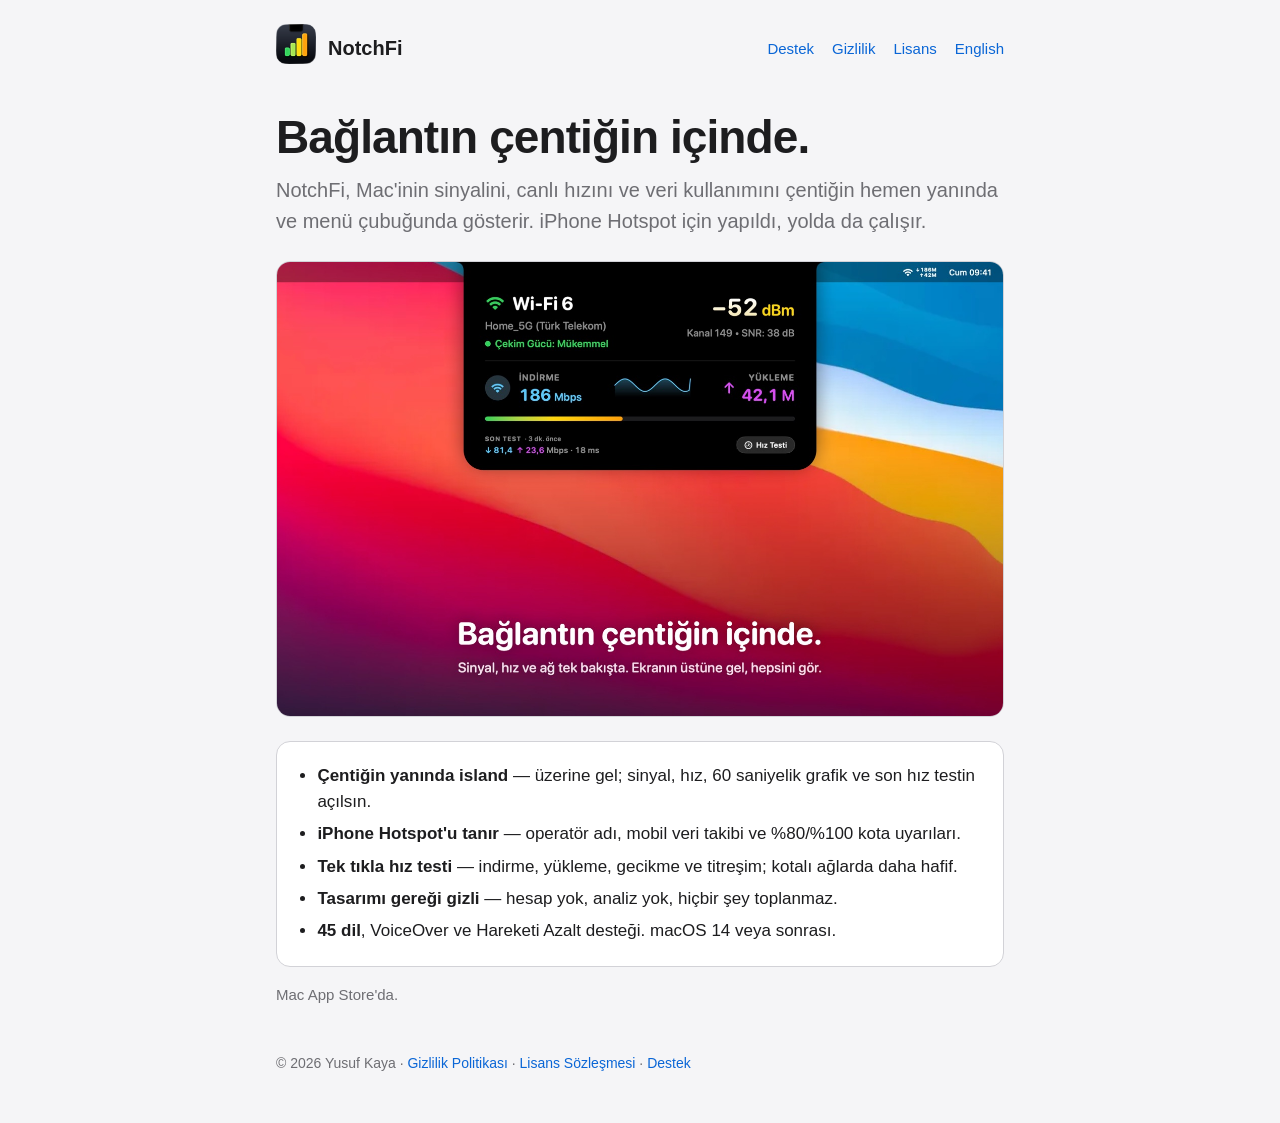
<file: index-tr.html>
<!doctype html>
<html lang="tr">
<head>
<meta charset="utf-8">
<meta name="viewport" content="width=device-width, initial-scale=1">
<link rel="icon" href="assets/icon.png">
<link rel="stylesheet" href="style.css">
<title>NotchFi</title>
<meta name="description" content="Mac&#x27;inin bağlantısı tek bakışta: çentiğin yanında sinyal, hız ve veri kullanımı.">
</head>
<body>
<header>
  <a href="index-tr.html"><img src="assets/icon.png" alt=""></a>
  <a class="brand" href="index-tr.html">NotchFi</a>
  <nav><a href="support-tr.html">Destek</a><a href="privacy-tr.html">Gizlilik</a><a href="eula-tr.html">Lisans</a><a href="index.html" hreflang="en">English</a></nav>
</header>
<main>
<h1>Bağlantın çentiğin içinde.</h1>
  <p class="lead">NotchFi, Mac'inin sinyalini, canlı hızını ve veri kullanımını çentiğin hemen yanında ve menü çubuğunda gösterir. iPhone Hotspot için yapıldı, yolda da çalışır.</p>
  <img class="hero" src="assets/hero-tr.jpg" alt="NotchFi'nin çentikte açılan bağlantı kartı: Wi-Fi 6, −52 dBm sinyal ve 186 Mbps indirme hızı.">
  <div class="card">
    <ul>
      <li><strong>Çentiğin yanında island</strong> — üzerine gel; sinyal, hız, 60 saniyelik grafik ve son hız testin açılsın.</li>
      <li><strong>iPhone Hotspot'u tanır</strong> — operatör adı, mobil veri takibi ve %80/%100 kota uyarıları.</li>
      <li><strong>Tek tıkla hız testi</strong> — indirme, yükleme, gecikme ve titreşim; kotalı ağlarda daha hafif.</li>
      <li><strong>Tasarımı gereği gizli</strong> — hesap yok, analiz yok, hiçbir şey toplanmaz.</li>
      <li><strong>45 dil</strong>, VoiceOver ve Hareketi Azalt desteği. macOS 14 veya sonrası.</li>
    </ul>
  </div>
  <p class="muted">Mac App Store'da.</p>
</main>
<footer>© 2026 Yusuf Kaya · <a href="privacy-tr.html">Gizlilik Politikası</a> · <a href="eula-tr.html">Lisans Sözleşmesi</a> · <a href="support-tr.html">Destek</a></footer>
</body>
</html>
</file>
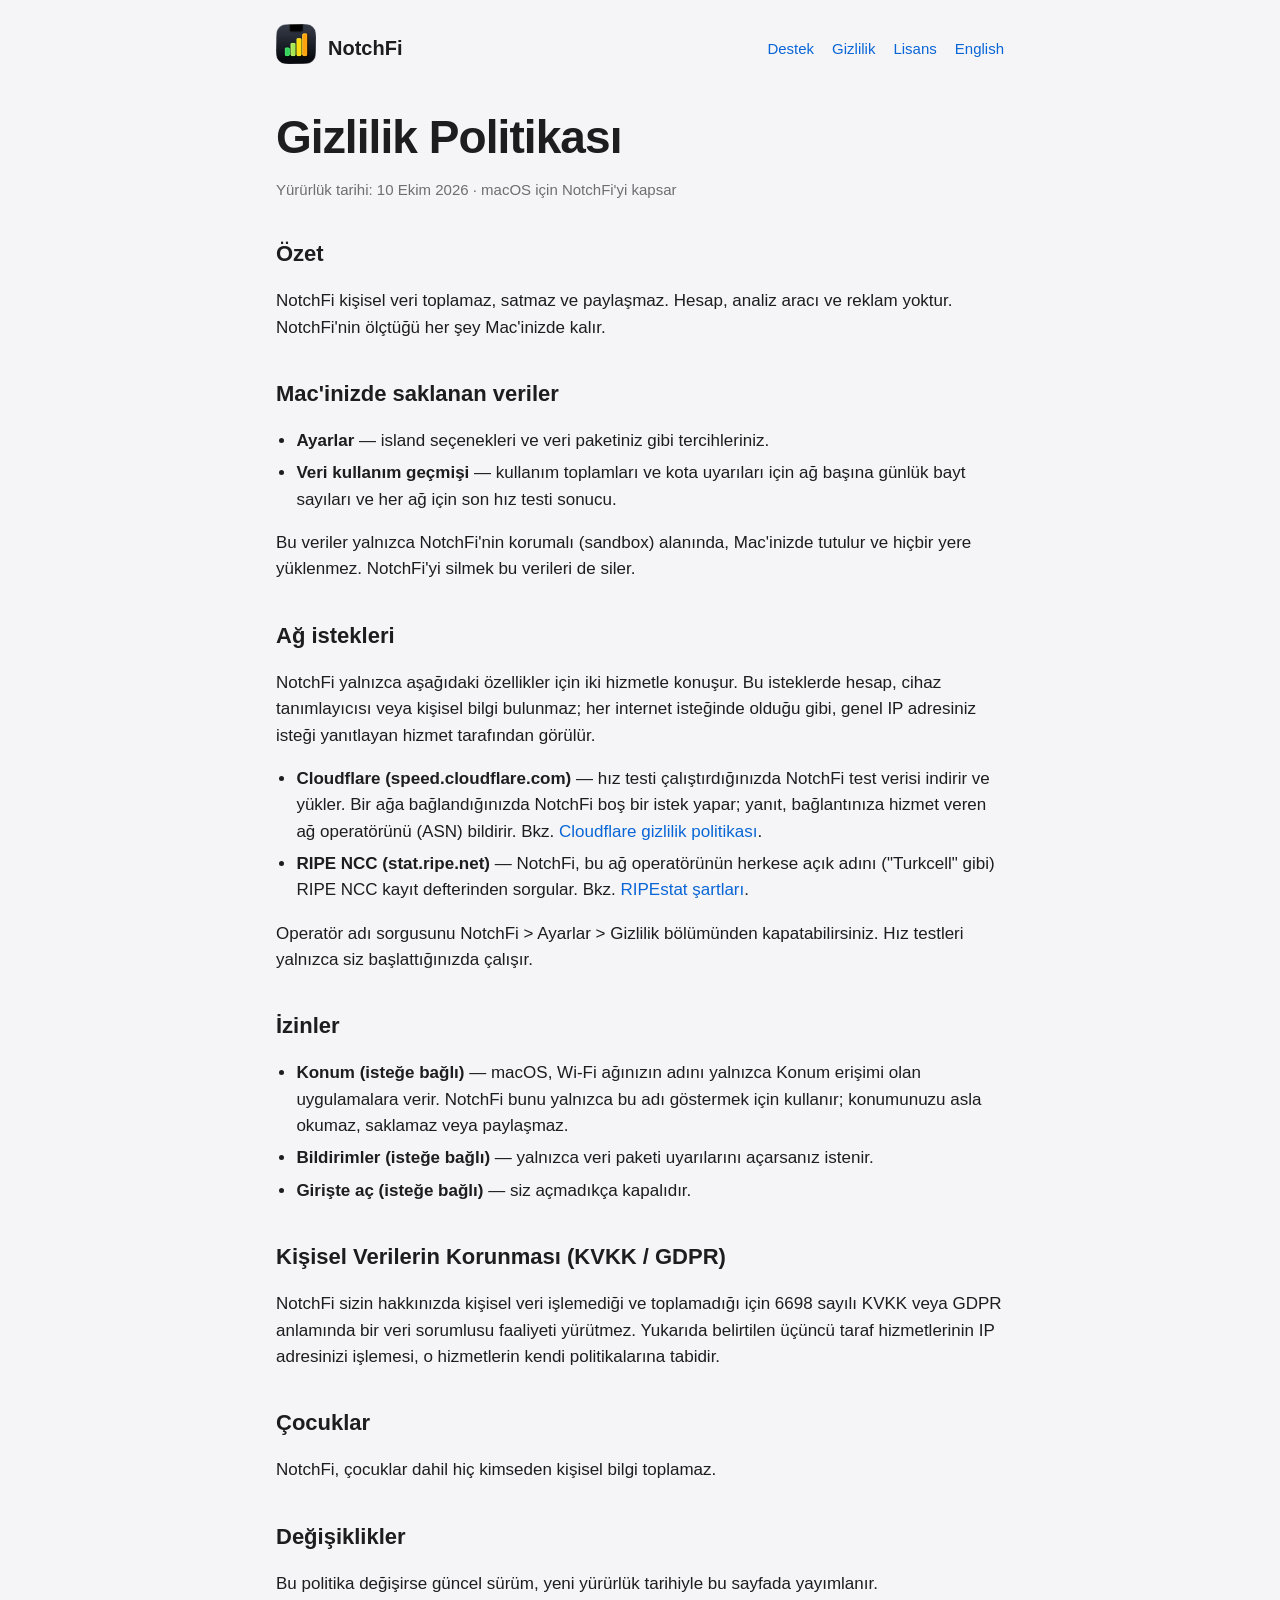
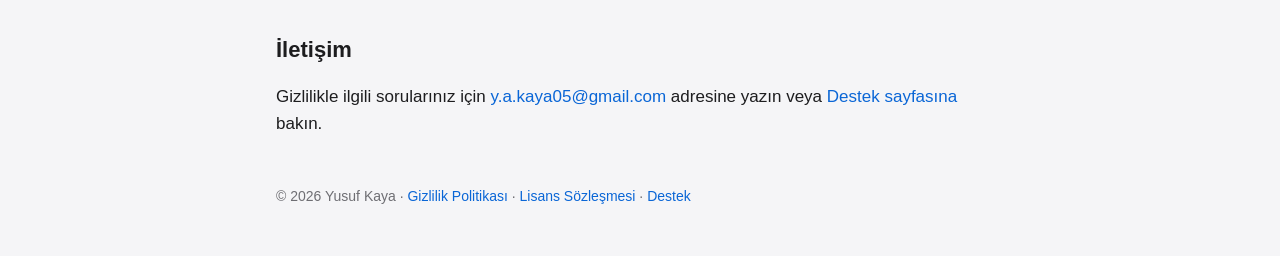
<file: privacy-tr.html>
<!doctype html>
<html lang="tr">
<head>
<meta charset="utf-8">
<meta name="viewport" content="width=device-width, initial-scale=1">
<link rel="icon" href="assets/icon.png">
<link rel="stylesheet" href="style.css">
<title>NotchFi Gizlilik Politikası</title>
</head>
<body>
<header>
  <a href="index-tr.html"><img src="assets/icon.png" alt=""></a>
  <a class="brand" href="index-tr.html">NotchFi</a>
  <nav><a href="support-tr.html">Destek</a><a href="privacy-tr.html">Gizlilik</a><a href="eula-tr.html">Lisans</a><a href="privacy.html" hreflang="en">English</a></nav>
</header>
<main>
<h1>Gizlilik Politikası</h1>
  <p class="muted">Yürürlük tarihi: 10 Ekim 2026 · macOS için NotchFi'yi kapsar</p>

  <h2>Özet</h2>
  <p>NotchFi kişisel veri toplamaz, satmaz ve paylaşmaz. Hesap, analiz aracı ve reklam yoktur. NotchFi'nin ölçtüğü her şey Mac'inizde kalır.</p>

  <h2>Mac'inizde saklanan veriler</h2>
  <ul>
    <li><strong>Ayarlar</strong> — island seçenekleri ve veri paketiniz gibi tercihleriniz.</li>
    <li><strong>Veri kullanım geçmişi</strong> — kullanım toplamları ve kota uyarıları için ağ başına günlük bayt sayıları ve her ağ için son hız testi sonucu.</li>
  </ul>
  <p>Bu veriler yalnızca NotchFi'nin korumalı (sandbox) alanında, Mac'inizde tutulur ve hiçbir yere yüklenmez. NotchFi'yi silmek bu verileri de siler.</p>

  <h2>Ağ istekleri</h2>
  <p>NotchFi yalnızca aşağıdaki özellikler için iki hizmetle konuşur. Bu isteklerde hesap, cihaz tanımlayıcısı veya kişisel bilgi bulunmaz; her internet isteğinde olduğu gibi, genel IP adresiniz isteği yanıtlayan hizmet tarafından görülür.</p>
  <ul>
    <li><strong>Cloudflare (speed.cloudflare.com)</strong> — hız testi çalıştırdığınızda NotchFi test verisi indirir ve yükler. Bir ağa bağlandığınızda NotchFi boş bir istek yapar; yanıt, bağlantınıza hizmet veren ağ operatörünü (ASN) bildirir. Bkz. <a href="https://www.cloudflare.com/privacypolicy/">Cloudflare gizlilik politikası</a>.</li>
    <li><strong>RIPE NCC (stat.ripe.net)</strong> — NotchFi, bu ağ operatörünün herkese açık adını ("Turkcell" gibi) RIPE NCC kayıt defterinden sorgular. Bkz. <a href="https://www.ripe.net/about-us/legal/ripestat-service-terms-and-conditions/">RIPEstat şartları</a>.</li>
  </ul>
  <p>Operatör adı sorgusunu NotchFi &gt; Ayarlar &gt; Gizlilik bölümünden kapatabilirsiniz. Hız testleri yalnızca siz başlattığınızda çalışır.</p>

  <h2>İzinler</h2>
  <ul>
    <li><strong>Konum (isteğe bağlı)</strong> — macOS, Wi-Fi ağınızın adını yalnızca Konum erişimi olan uygulamalara verir. NotchFi bunu yalnızca bu adı göstermek için kullanır; konumunuzu asla okumaz, saklamaz veya paylaşmaz.</li>
    <li><strong>Bildirimler (isteğe bağlı)</strong> — yalnızca veri paketi uyarılarını açarsanız istenir.</li>
    <li><strong>Girişte aç (isteğe bağlı)</strong> — siz açmadıkça kapalıdır.</li>
  </ul>

  <h2>Kişisel Verilerin Korunması (KVKK / GDPR)</h2>
  <p>NotchFi sizin hakkınızda kişisel veri işlemediği ve toplamadığı için 6698 sayılı KVKK veya GDPR anlamında bir veri sorumlusu faaliyeti yürütmez. Yukarıda belirtilen üçüncü taraf hizmetlerinin IP adresinizi işlemesi, o hizmetlerin kendi politikalarına tabidir.</p>

  <h2>Çocuklar</h2>
  <p>NotchFi, çocuklar dahil hiç kimseden kişisel bilgi toplamaz.</p>

  <h2>Değişiklikler</h2>
  <p>Bu politika değişirse güncel sürüm, yeni yürürlük tarihiyle bu sayfada yayımlanır.</p>

  <h2>İletişim</h2>
  <p>Gizlilikle ilgili sorularınız için <a href="mailto:&#121;&#46;&#97;&#46;&#107;&#97;&#121;&#97;&#48;&#53;&#64;&#103;&#109;&#97;&#105;&#108;&#46;&#99;&#111;&#109;?subject=NotchFi%20Support">&#121;&#46;&#97;&#46;&#107;&#97;&#121;&#97;&#48;&#53;&#64;&#103;&#109;&#97;&#105;&#108;&#46;&#99;&#111;&#109;</a> adresine yazın veya <a href="support-tr.html">Destek sayfasına</a> bakın.</p>
</main>
<footer>© 2026 Yusuf Kaya · <a href="privacy-tr.html">Gizlilik Politikası</a> · <a href="eula-tr.html">Lisans Sözleşmesi</a> · <a href="support-tr.html">Destek</a></footer>
</body>
</html>
</file>
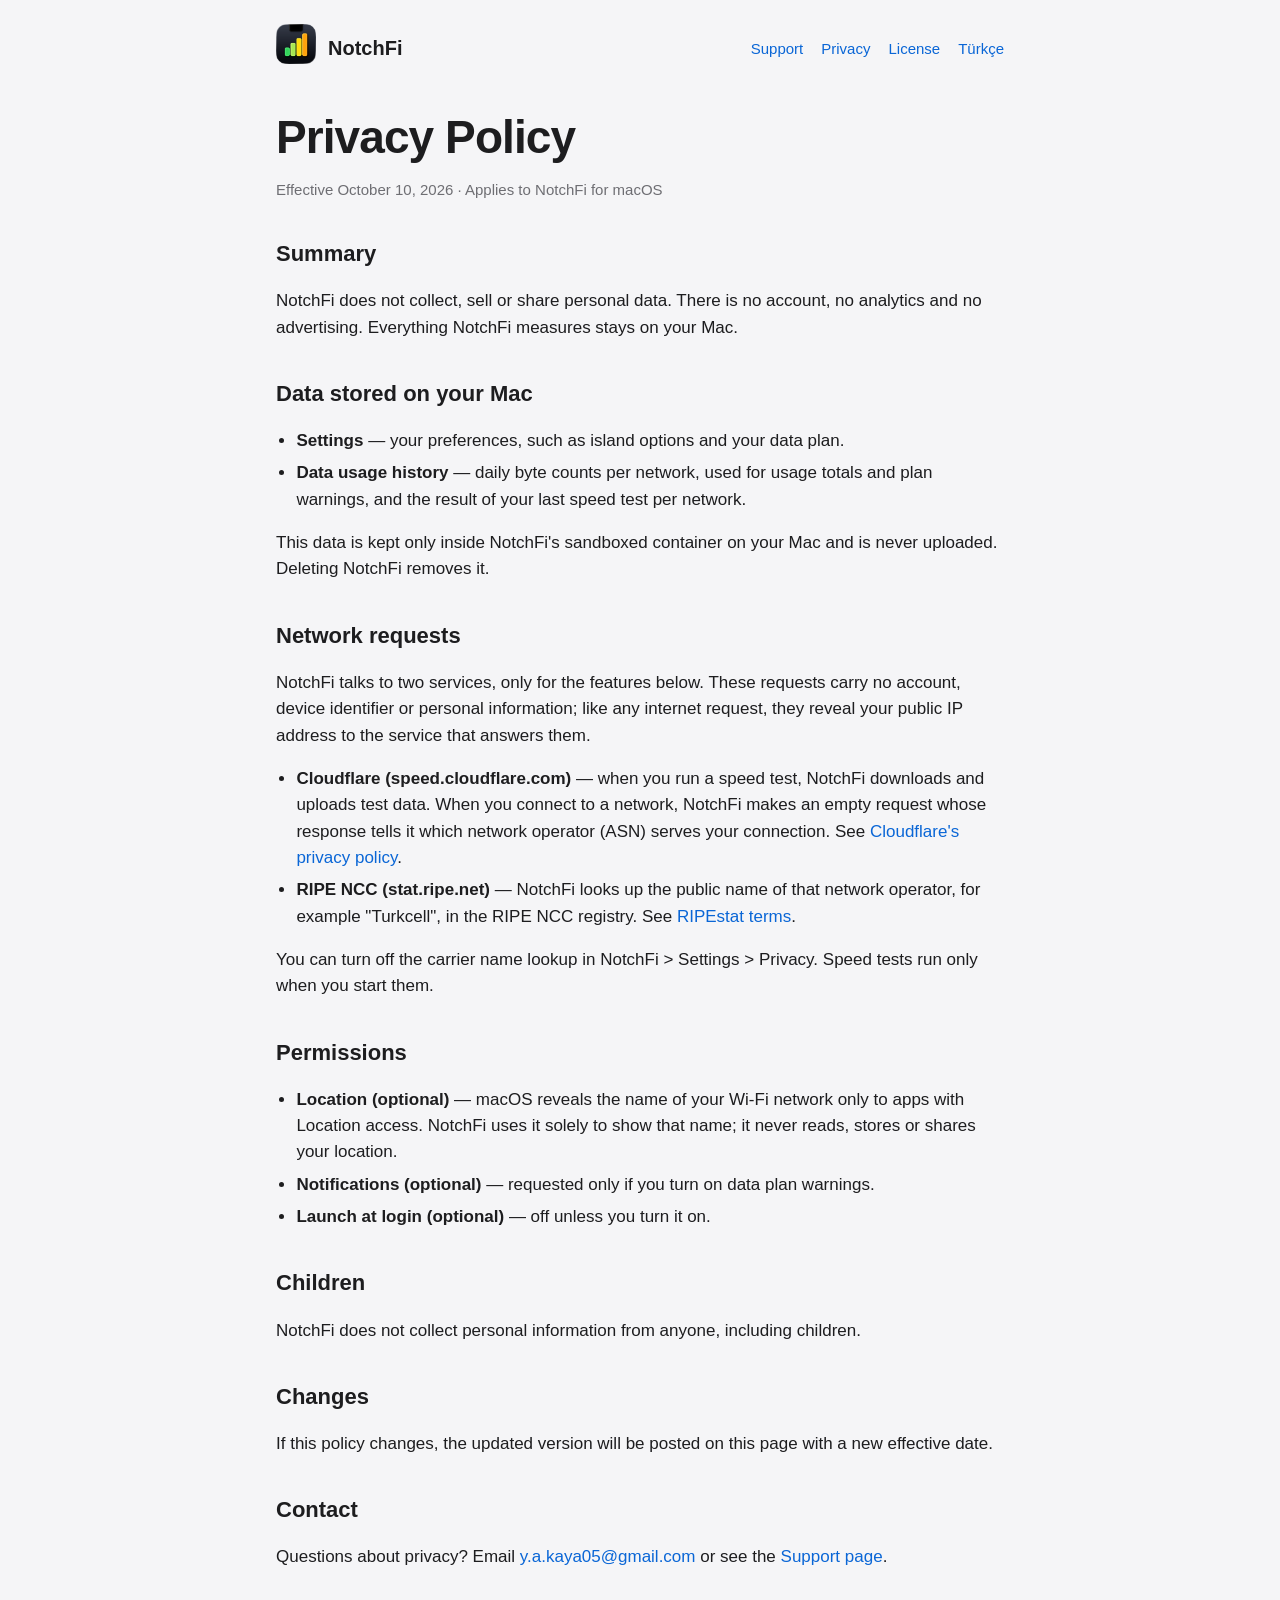
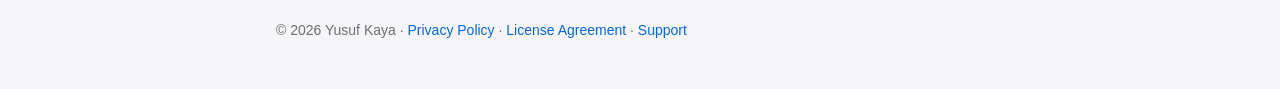
<file: privacy.html>
<!doctype html>
<html lang="en">
<head>
<meta charset="utf-8">
<meta name="viewport" content="width=device-width, initial-scale=1">
<link rel="icon" href="assets/icon.png">
<link rel="stylesheet" href="style.css">
<title>NotchFi Privacy Policy</title>
</head>
<body>
<header>
  <a href="./"><img src="assets/icon.png" alt=""></a>
  <a class="brand" href="./">NotchFi</a>
  <nav><a href="support.html">Support</a><a href="privacy.html">Privacy</a><a href="eula.html">License</a><a href="privacy-tr.html" hreflang="tr">Türkçe</a></nav>
</header>
<main>
  <h1>Privacy Policy</h1>
  <p class="muted">Effective October 10, 2026 · Applies to NotchFi for macOS</p>

  <h2>Summary</h2>
  <p>NotchFi does not collect, sell or share personal data. There is no account, no analytics and no advertising. Everything NotchFi measures stays on your Mac.</p>

  <h2>Data stored on your Mac</h2>
  <ul>
    <li><strong>Settings</strong> — your preferences, such as island options and your data plan.</li>
    <li><strong>Data usage history</strong> — daily byte counts per network, used for usage totals and plan warnings, and the result of your last speed test per network.</li>
  </ul>
  <p>This data is kept only inside NotchFi's sandboxed container on your Mac and is never uploaded. Deleting NotchFi removes it.</p>

  <h2>Network requests</h2>
  <p>NotchFi talks to two services, only for the features below. These requests carry no account, device identifier or personal information; like any internet request, they reveal your public IP address to the service that answers them.</p>
  <ul>
    <li><strong>Cloudflare (speed.cloudflare.com)</strong> — when you run a speed test, NotchFi downloads and uploads test data. When you connect to a network, NotchFi makes an empty request whose response tells it which network operator (ASN) serves your connection. See <a href="https://www.cloudflare.com/privacypolicy/">Cloudflare's privacy policy</a>.</li>
    <li><strong>RIPE NCC (stat.ripe.net)</strong> — NotchFi looks up the public name of that network operator, for example "Turkcell", in the RIPE NCC registry. See <a href="https://www.ripe.net/about-us/legal/ripestat-service-terms-and-conditions/">RIPEstat terms</a>.</li>
  </ul>
  <p>You can turn off the carrier name lookup in NotchFi &gt; Settings &gt; Privacy. Speed tests run only when you start them.</p>

  <h2>Permissions</h2>
  <ul>
    <li><strong>Location (optional)</strong> — macOS reveals the name of your Wi-Fi network only to apps with Location access. NotchFi uses it solely to show that name; it never reads, stores or shares your location.</li>
    <li><strong>Notifications (optional)</strong> — requested only if you turn on data plan warnings.</li>
    <li><strong>Launch at login (optional)</strong> — off unless you turn it on.</li>
  </ul>

  <h2>Children</h2>
  <p>NotchFi does not collect personal information from anyone, including children.</p>

  <h2>Changes</h2>
  <p>If this policy changes, the updated version will be posted on this page with a new effective date.</p>

  <h2>Contact</h2>
  <p>Questions about privacy? Email <a href="mailto:&#121;&#46;&#97;&#46;&#107;&#97;&#121;&#97;&#48;&#53;&#64;&#103;&#109;&#97;&#105;&#108;&#46;&#99;&#111;&#109;?subject=NotchFi%20Support">&#121;&#46;&#97;&#46;&#107;&#97;&#121;&#97;&#48;&#53;&#64;&#103;&#109;&#97;&#105;&#108;&#46;&#99;&#111;&#109;</a> or see the <a href="support.html">Support page</a>.</p>
</main>
<footer>© 2026 Yusuf Kaya · <a href="privacy.html">Privacy Policy</a> · <a href="eula.html">License Agreement</a> · <a href="support.html">Support</a></footer>
</body>
</html>
</file>
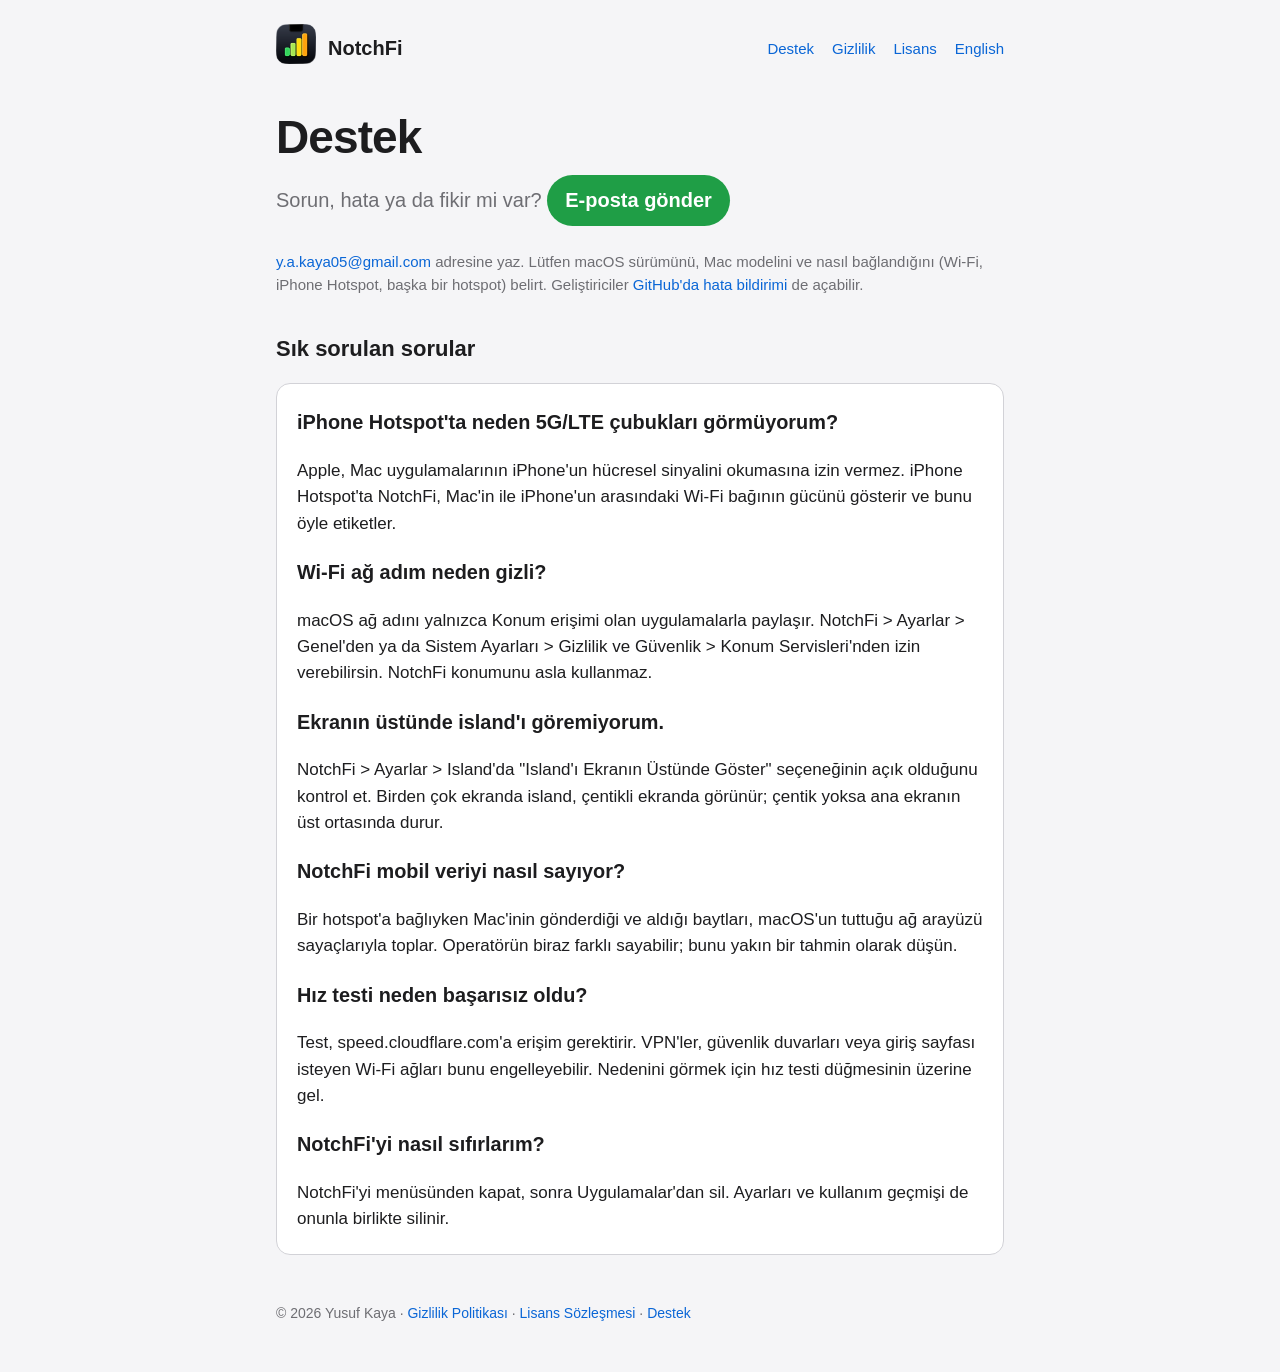
<file: support-tr.html>
<!doctype html>
<html lang="tr">
<head>
<meta charset="utf-8">
<meta name="viewport" content="width=device-width, initial-scale=1">
<link rel="icon" href="assets/icon.png">
<link rel="stylesheet" href="style.css">
<title>NotchFi Destek</title>
</head>
<body>
<header>
  <a href="index-tr.html"><img src="assets/icon.png" alt=""></a>
  <a class="brand" href="index-tr.html">NotchFi</a>
  <nav><a href="support-tr.html">Destek</a><a href="privacy-tr.html">Gizlilik</a><a href="eula-tr.html">Lisans</a><a href="support.html" hreflang="en">English</a></nav>
</header>
<main>
<h1>Destek</h1>
  <p class="lead">Sorun, hata ya da fikir mi var? <a class="pill" href="mailto:&#121;&#46;&#97;&#46;&#107;&#97;&#121;&#97;&#48;&#53;&#64;&#103;&#109;&#97;&#105;&#108;&#46;&#99;&#111;&#109;?subject=NotchFi%20Support">E-posta gönder</a></p>
  <p class="muted"><a href="mailto:&#121;&#46;&#97;&#46;&#107;&#97;&#121;&#97;&#48;&#53;&#64;&#103;&#109;&#97;&#105;&#108;&#46;&#99;&#111;&#109;?subject=NotchFi%20Support">&#121;&#46;&#97;&#46;&#107;&#97;&#121;&#97;&#48;&#53;&#64;&#103;&#109;&#97;&#105;&#108;&#46;&#99;&#111;&#109;</a> adresine yaz. Lütfen macOS sürümünü, Mac modelini ve nasıl bağlandığını (Wi-Fi, iPhone Hotspot, başka bir hotspot) belirt. Geliştiriciler <a href="https://github.com/Yusufkaia/notchfi-site/issues">GitHub'da hata bildirimi</a> de açabilir.</p>

  <h2>Sık sorulan sorular</h2>
  <div class="card">
    <h3>iPhone Hotspot'ta neden 5G/LTE çubukları görmüyorum?</h3>
    <p>Apple, Mac uygulamalarının iPhone'un hücresel sinyalini okumasına izin vermez. iPhone Hotspot'ta NotchFi, Mac'in ile iPhone'un arasındaki Wi-Fi bağının gücünü gösterir ve bunu öyle etiketler.</p>

    <h3>Wi-Fi ağ adım neden gizli?</h3>
    <p>macOS ağ adını yalnızca Konum erişimi olan uygulamalarla paylaşır. NotchFi &gt; Ayarlar &gt; Genel'den ya da Sistem Ayarları &gt; Gizlilik ve Güvenlik &gt; Konum Servisleri'nden izin verebilirsin. NotchFi konumunu asla kullanmaz.</p>

    <h3>Ekranın üstünde island'ı göremiyorum.</h3>
    <p>NotchFi &gt; Ayarlar &gt; Island'da "Island'ı Ekranın Üstünde Göster" seçeneğinin açık olduğunu kontrol et. Birden çok ekranda island, çentikli ekranda görünür; çentik yoksa ana ekranın üst ortasında durur.</p>

    <h3>NotchFi mobil veriyi nasıl sayıyor?</h3>
    <p>Bir hotspot'a bağlıyken Mac'inin gönderdiği ve aldığı baytları, macOS'un tuttuğu ağ arayüzü sayaçlarıyla toplar. Operatörün biraz farklı sayabilir; bunu yakın bir tahmin olarak düşün.</p>

    <h3>Hız testi neden başarısız oldu?</h3>
    <p>Test, speed.cloudflare.com'a erişim gerektirir. VPN'ler, güvenlik duvarları veya giriş sayfası isteyen Wi-Fi ağları bunu engelleyebilir. Nedenini görmek için hız testi düğmesinin üzerine gel.</p>

    <h3>NotchFi'yi nasıl sıfırlarım?</h3>
    <p>NotchFi'yi menüsünden kapat, sonra Uygulamalar'dan sil. Ayarları ve kullanım geçmişi de onunla birlikte silinir.</p>
  </div>
</main>
<footer>© 2026 Yusuf Kaya · <a href="privacy-tr.html">Gizlilik Politikası</a> · <a href="eula-tr.html">Lisans Sözleşmesi</a> · <a href="support-tr.html">Destek</a></footer>
</body>
</html>
</file>
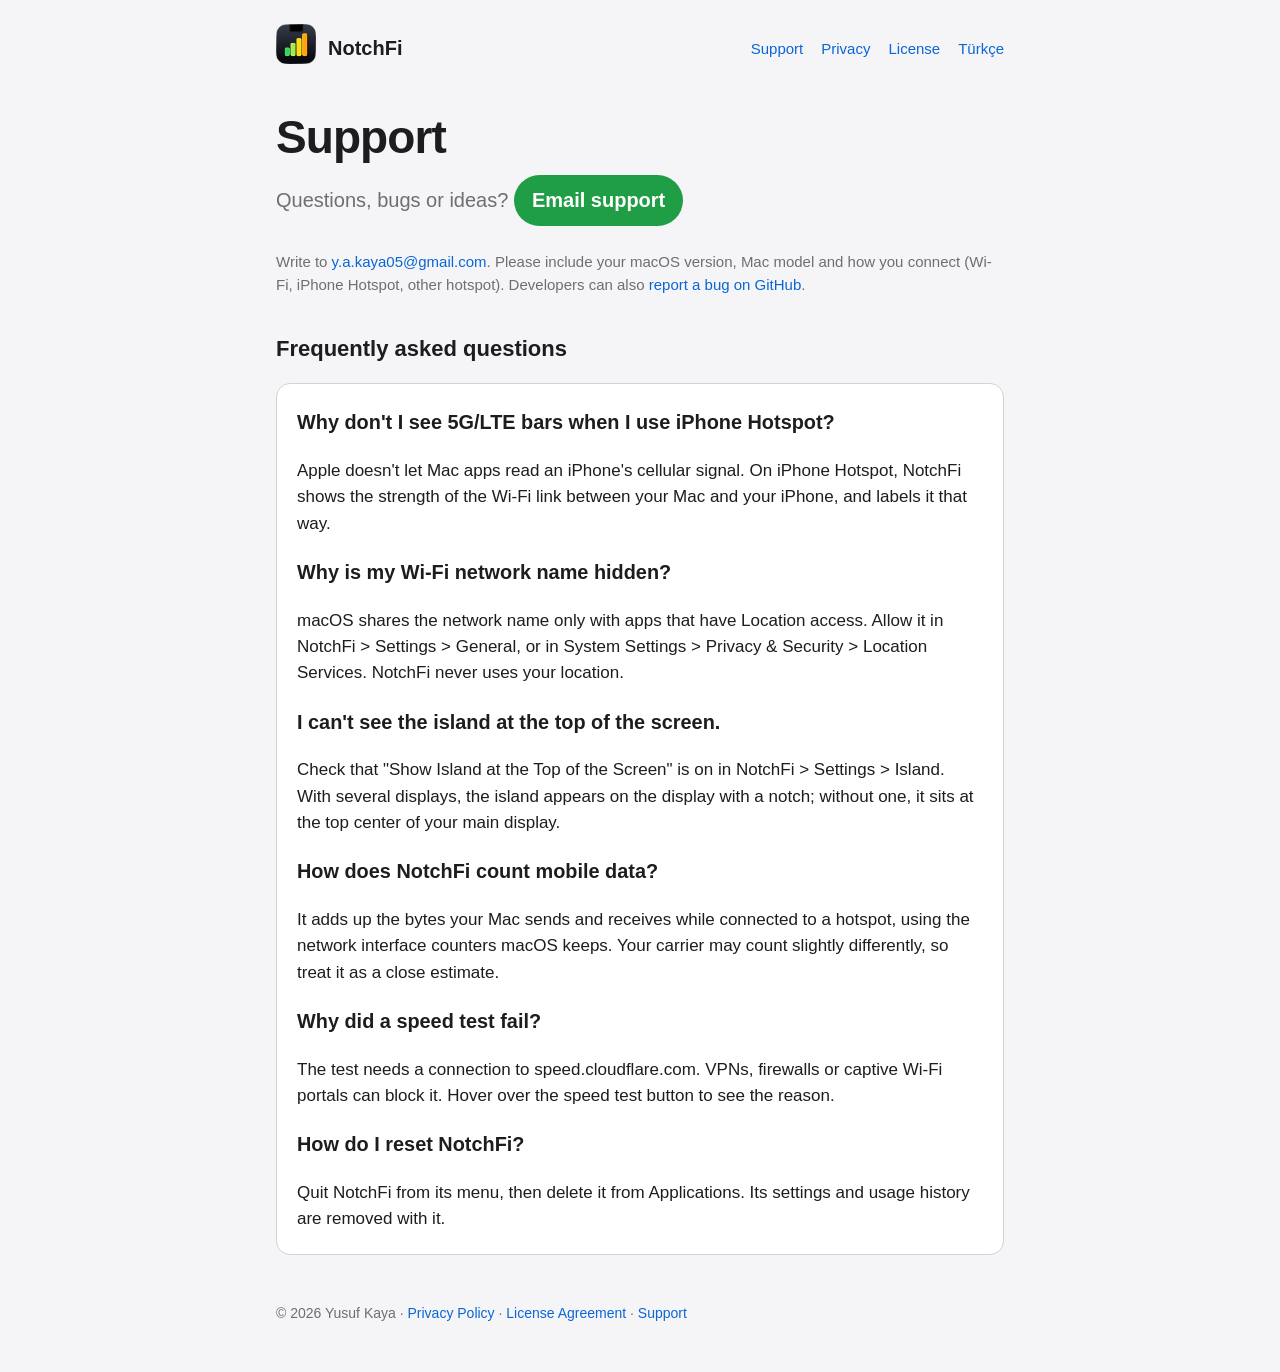
<file: support.html>
<!doctype html>
<html lang="en">
<head>
<meta charset="utf-8">
<meta name="viewport" content="width=device-width, initial-scale=1">
<link rel="icon" href="assets/icon.png">
<link rel="stylesheet" href="style.css">
<title>NotchFi Support</title>
</head>
<body>
<header>
  <a href="./"><img src="assets/icon.png" alt=""></a>
  <a class="brand" href="./">NotchFi</a>
  <nav><a href="support.html">Support</a><a href="privacy.html">Privacy</a><a href="eula.html">License</a><a href="support-tr.html" hreflang="tr">Türkçe</a></nav>
</header>
<main>
  <h1>Support</h1>
  <p class="lead">Questions, bugs or ideas? <a class="pill" href="mailto:&#121;&#46;&#97;&#46;&#107;&#97;&#121;&#97;&#48;&#53;&#64;&#103;&#109;&#97;&#105;&#108;&#46;&#99;&#111;&#109;?subject=NotchFi%20Support">Email support</a></p>
  <p class="muted">Write to <a href="mailto:&#121;&#46;&#97;&#46;&#107;&#97;&#121;&#97;&#48;&#53;&#64;&#103;&#109;&#97;&#105;&#108;&#46;&#99;&#111;&#109;?subject=NotchFi%20Support">&#121;&#46;&#97;&#46;&#107;&#97;&#121;&#97;&#48;&#53;&#64;&#103;&#109;&#97;&#105;&#108;&#46;&#99;&#111;&#109;</a>. Please include your macOS version, Mac model and how you connect (Wi-Fi, iPhone Hotspot, other hotspot). Developers can also <a href="https://github.com/Yusufkaia/notchfi-site/issues">report a bug on GitHub</a>.</p>

  <h2>Frequently asked questions</h2>
  <div class="card">
    <h3>Why don't I see 5G/LTE bars when I use iPhone Hotspot?</h3>
    <p>Apple doesn't let Mac apps read an iPhone's cellular signal. On iPhone Hotspot, NotchFi shows the strength of the Wi-Fi link between your Mac and your iPhone, and labels it that way.</p>

    <h3>Why is my Wi-Fi network name hidden?</h3>
    <p>macOS shares the network name only with apps that have Location access. Allow it in NotchFi &gt; Settings &gt; General, or in System Settings &gt; Privacy &amp; Security &gt; Location Services. NotchFi never uses your location.</p>

    <h3>I can't see the island at the top of the screen.</h3>
    <p>Check that "Show Island at the Top of the Screen" is on in NotchFi &gt; Settings &gt; Island. With several displays, the island appears on the display with a notch; without one, it sits at the top center of your main display.</p>

    <h3>How does NotchFi count mobile data?</h3>
    <p>It adds up the bytes your Mac sends and receives while connected to a hotspot, using the network interface counters macOS keeps. Your carrier may count slightly differently, so treat it as a close estimate.</p>

    <h3>Why did a speed test fail?</h3>
    <p>The test needs a connection to speed.cloudflare.com. VPNs, firewalls or captive Wi-Fi portals can block it. Hover over the speed test button to see the reason.</p>

    <h3>How do I reset NotchFi?</h3>
    <p>Quit NotchFi from its menu, then delete it from Applications. Its settings and usage history are removed with it.</p>
  </div>
</main>
<footer>© 2026 Yusuf Kaya · <a href="privacy.html">Privacy Policy</a> · <a href="eula.html">License Agreement</a> · <a href="support.html">Support</a></footer>
</body>
</html>
</file>
<file: style.css>
:root {
  --bg: #f5f5f7; --surface: #ffffff; --text: #1d1d1f; --muted: #6e6e73; --line: #d2d2d7;
  --accent: #1f9e46; --on-accent: #ffffff; --link: #0a66d6;
  color-scheme: light dark;
}
@media (prefers-color-scheme: dark) {
  :root { --bg: #0b0d12; --surface: #15181f; --text: #f5f5f7; --muted: #a1a1a6; --line: #2a2e37;
          --accent: #30d158; --on-accent: #04210d; --link: #5ac8fa; }
}
* { box-sizing: border-box; }
body { margin: 0; background: var(--bg); color: var(--text);
       font: 17px/1.55 -apple-system, BlinkMacSystemFont, "SF Pro Text", "Segoe UI", Roboto, sans-serif; }
a { color: var(--link); text-decoration: none; }
a:hover { text-decoration: underline; }
header, main, footer { max-width: 760px; margin: 0 auto; padding: 0 16px; }
header { display: flex; flex-wrap: wrap; align-items: center; gap: 12px; padding-top: 24px; padding-bottom: 8px; }
header img { width: 40px; height: 40px; }
header .brand { font-weight: 700; font-size: 20px; color: var(--text); }
header nav { margin-left: auto; display: flex; gap: 18px; font-size: 15px; }
h1 { font-size: clamp(30px, 6vw, 46px); line-height: 1.1; margin: 32px 0 12px; letter-spacing: -0.02em; }
h2 { font-size: 22px; margin: 36px 0 8px; }
p.lead { font-size: 20px; color: var(--muted); margin: 0 0 24px; }
.hero { width: 100%; height: auto; border-radius: 14px; border: 1px solid var(--line); display: block; margin: 24px 0; }
.card { background: var(--surface); border: 1px solid var(--line); border-radius: 14px; padding: 4px 20px; margin: 16px 0; }
.pill { display: inline-block; background: var(--accent); color: var(--on-accent); font-weight: 600; padding: 10px 18px;
        border-radius: 999px; }
.pill:hover { text-decoration: none; opacity: .9; }
ul { padding-left: 1.2em; }
li { margin: 6px 0; }
.muted { color: var(--muted); font-size: 15px; }
footer { padding-top: 32px; padding-bottom: 48px; color: var(--muted); font-size: 14px; }
@media (max-width: 520px) { header nav { gap: 14px; font-size: 14px; margin-left: 0; width: 100%; } }
</file>
